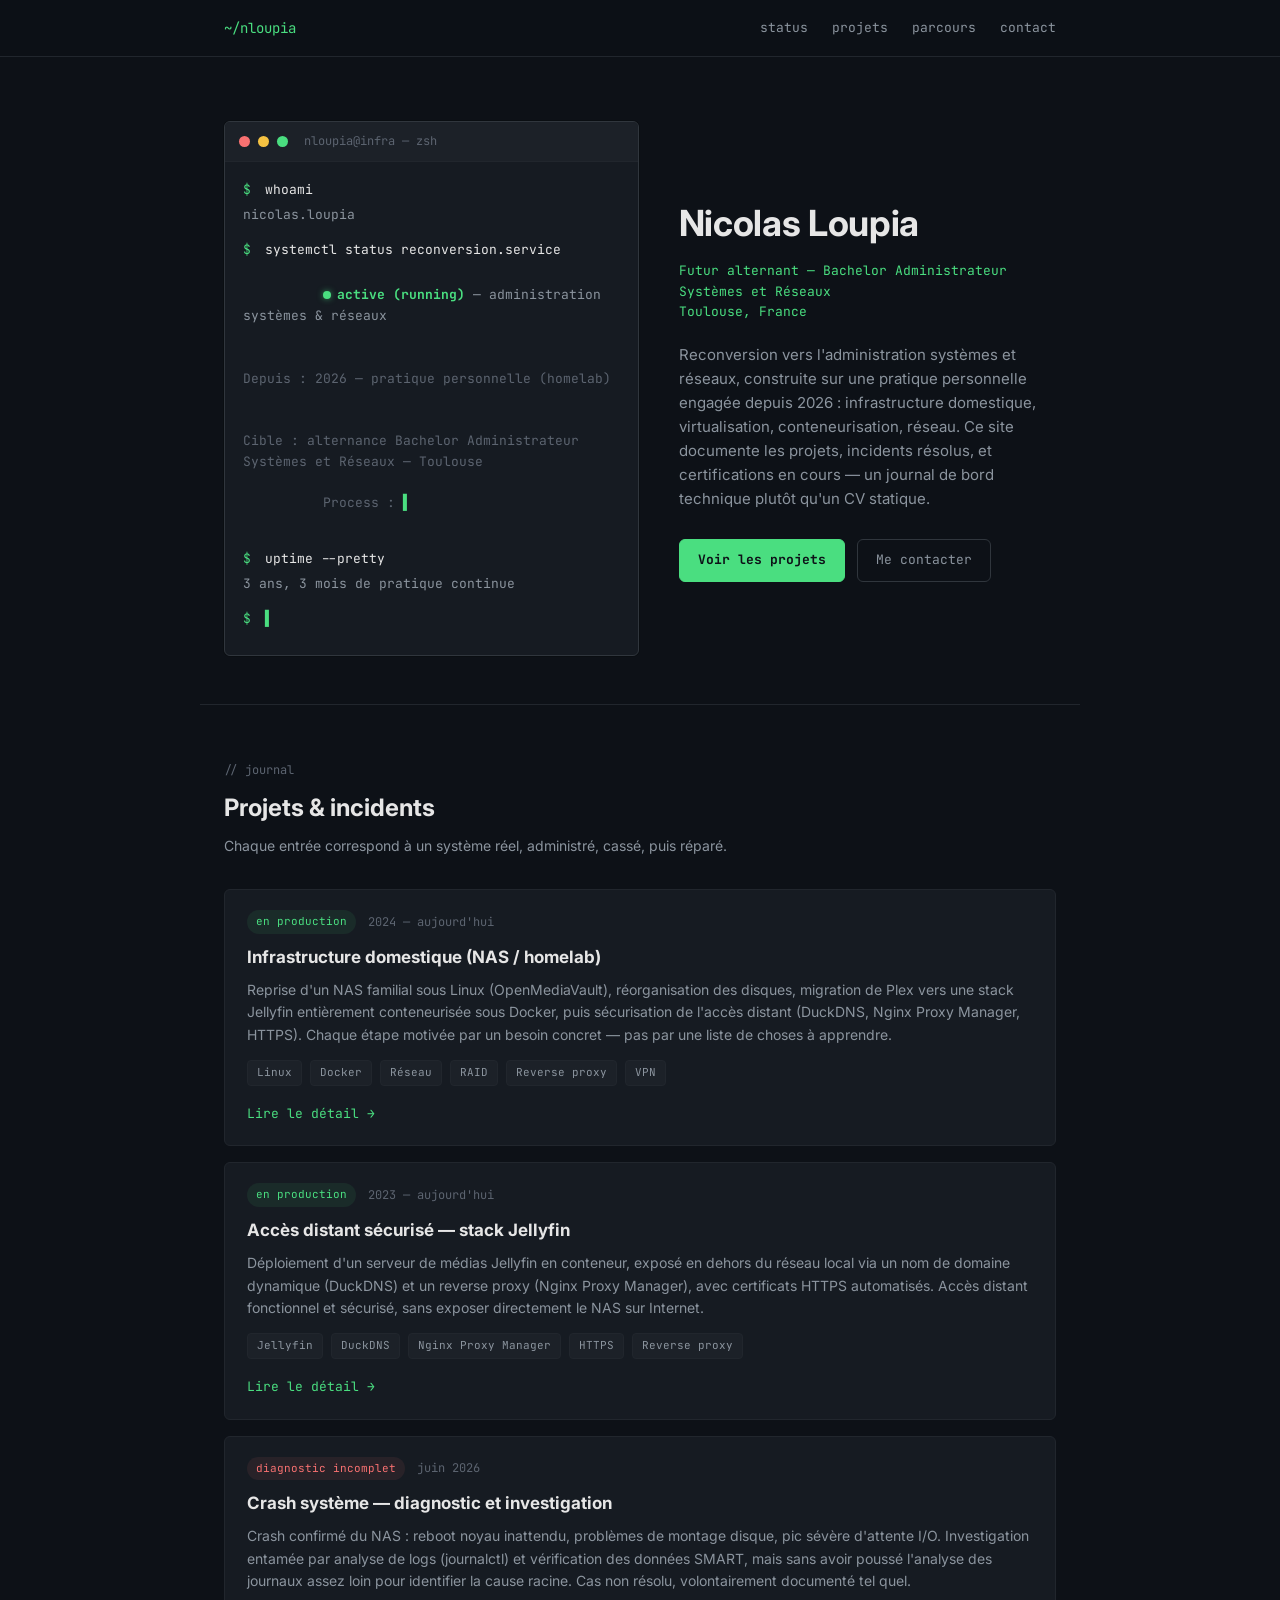
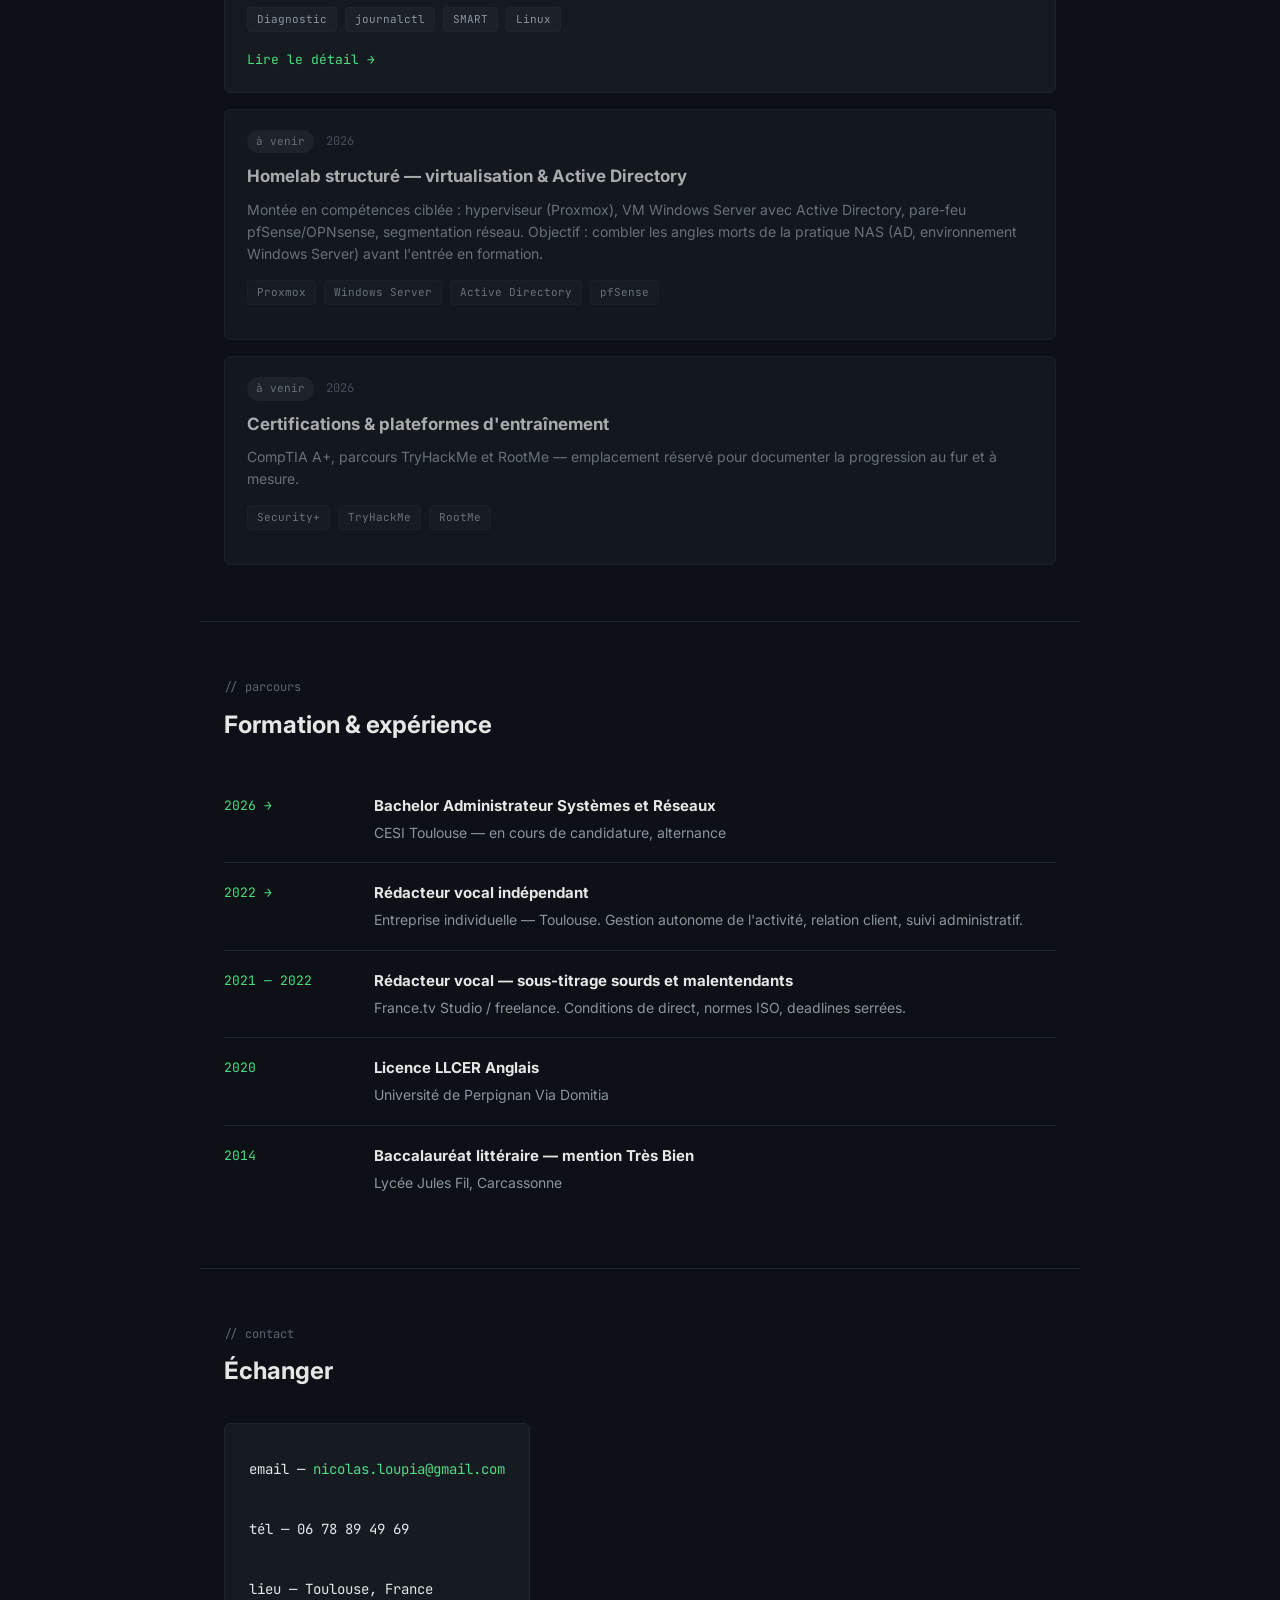
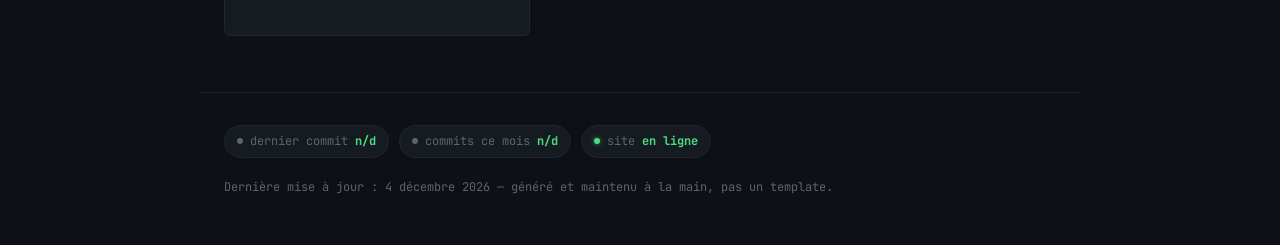
<file: index.html>
<!DOCTYPE html>
<html lang="fr">
<head>
<meta charset="UTF-8">
<meta name="viewport" content="width=device-width, initial-scale=1.0">
<title>Nicolas Loupia — Portfolio infrastructure & systèmes</title>
<meta name="description" content="Portfolio technique — projets d'infrastructure, systèmes et réseaux, en vue d'une reconversion vers l'administration systèmes et réseaux.">
<link rel="preconnect" href="https://fonts.googleapis.com">
<link rel="preconnect" href="https://fonts.gstatic.com" crossorigin>
<link href="https://fonts.googleapis.com/css2?family=JetBrains+Mono:wght@400;500;700&family=Inter:wght@400;500;600;700&display=swap" rel="stylesheet">
<link rel="stylesheet" href="style.css">
</head>
<body>

<div class="noise-overlay" aria-hidden="true"></div>

<header class="topbar">
  <div class="wrap topbar-inner">
    <span class="brand">~/nloupia</span>
    <nav class="topnav">
      <a href="#status">status</a>
      <a href="#projets">projets</a>
      <a href="#parcours">parcours</a>
      <a href="#contact">contact</a>
    </nav>
  </div>
</header>

<main>

  <!-- HERO : terminal simulé -->
  <section class="hero wrap" id="status">
    <div class="terminal" role="img" aria-label="Terminal affichant le statut du profil de Nicolas Loupia : en formation, reconversion vers l'administration systèmes et réseaux">
      <div class="term-bar">
        <span class="term-dot dot-red"></span>
        <span class="term-dot dot-amber"></span>
        <span class="term-dot dot-green"></span>
        <span class="term-title">nloupia@infra — zsh</span>
      </div>
      <div class="term-body">
        <p class="term-line"><span class="prompt">$</span> whoami</p>
        <p class="term-out">nicolas.loupia</p>
        <p class="term-line"><span class="prompt">$</span> systemctl status reconversion.service</p>
        <p class="term-out">
          <span class="dot-status dot-status-active"></span><strong>active (running)</strong> — administration systèmes &amp; réseaux<br>
          <span class="indent">Depuis : 2026 — pratique personnelle (homelab)</span><br>
          <span class="indent">Cible : alternance Bachelor Administrateur Systèmes et Réseaux — Toulouse</span><br>
          <span class="indent">Process : <span class="cursor-blink">▌</span></span>
        </p>
        <p class="term-line"><span class="prompt">$</span> uptime --pretty</p>
        <p class="term-out" id="uptime-out">chargement…</p>
        <p class="term-line"><span class="prompt">$</span> <span class="cursor-blink">▌</span></p>
      </div>
    </div>

    <div class="hero-intro">
      <h1>Nicolas Loupia</h1>
      <p class="hero-sub">Futur alternant — Bachelor Administrateur Systèmes et Réseaux<br>Toulouse, France</p>
      <p class="hero-text">
        Reconversion vers l'administration systèmes et réseaux, construite sur une pratique personnelle
        engagée depuis 2026 : infrastructure domestique, virtualisation, conteneurisation, réseau.
        Ce site documente les projets, incidents résolus, et certifications en cours — un journal de bord
        technique plutôt qu'un CV statique.
      </p>
      <div class="hero-links">
        <a href="#projets" class="btn btn-primary">Voir les projets</a>
        <a href="mailto:nicolas.loupia@gmail.com" class="btn btn-ghost">Me contacter</a>
      </div>
    </div>
  </section>

  <!-- PROJETS -->
  <section class="section wrap" id="projets">
    <div class="section-head">
      <span class="eyebrow">// journal</span>
      <h2>Projets &amp; incidents</h2>
      <p class="section-desc">Chaque entrée correspond à un système réel, administré, cassé, puis réparé.</p>
    </div>

    <div class="log-list">

      <article class="log-entry">
        <div class="log-meta">
          <span class="log-status status-prod">en production</span>
          <span class="log-date">2024 — aujourd'hui</span>
        </div>
        <h3>Infrastructure domestique (NAS / homelab)</h3>
        <p class="log-desc">
          Reprise d'un NAS familial sous Linux (OpenMediaVault), réorganisation des disques, migration
          de Plex vers une stack Jellyfin entièrement conteneurisée sous Docker, puis sécurisation
          de l'accès distant (DuckDNS, Nginx Proxy Manager, HTTPS). Chaque étape motivée par un
          besoin concret — pas par une liste de choses à apprendre.
        </p>
        <ul class="log-tags">
          <li>Linux</li><li>Docker</li><li>Réseau</li><li>RAID</li><li>Reverse proxy</li><li>VPN</li>
        </ul>
        <a href="projets/nas.html" class="log-link">Lire le détail →</a>
      </article>

      <article class="log-entry">
        <div class="log-meta">
          <span class="log-status status-prod">en production</span>
          <span class="log-date">2023 — aujourd'hui</span>
        </div>
        <h3>Accès distant sécurisé — stack Jellyfin</h3>
        <p class="log-desc">
          Déploiement d'un serveur de médias Jellyfin en conteneur, exposé en dehors du réseau local
          via un nom de domaine dynamique (DuckDNS) et un reverse proxy (Nginx Proxy Manager), avec
          certificats HTTPS automatisés. Accès distant fonctionnel et sécurisé, sans exposer directement
          le NAS sur Internet.
        </p>
        <ul class="log-tags">
          <li>Jellyfin</li><li>DuckDNS</li><li>Nginx Proxy Manager</li><li>HTTPS</li><li>Reverse proxy</li>
        </ul>
        <a href="projets/jellyfin-acces-distant.html" class="log-link">Lire le détail →</a>
      </article>

      <article class="log-entry">
        <div class="log-meta">
          <span class="log-status status-open">diagnostic incomplet</span>
          <span class="log-date">juin 2026</span>
        </div>
        <h3>Crash système — diagnostic et investigation</h3>
        <p class="log-desc">
          Crash confirmé du NAS : reboot noyau inattendu, problèmes de montage disque, pic sévère
          d'attente I/O. Investigation entamée par analyse de logs (journalctl) et vérification des
          données SMART, mais sans avoir poussé l'analyse des journaux assez loin pour identifier
          la cause racine. Cas non résolu, volontairement documenté tel quel.
        </p>
        <ul class="log-tags">
          <li>Diagnostic</li><li>journalctl</li><li>SMART</li><li>Linux</li>
        </ul>
        <a href="projets/incident-crash-nas.html" class="log-link">Lire le détail →</a>
      </article>

      <article class="log-entry log-entry-future">
        <div class="log-meta">
          <span class="log-status status-planned">à venir</span>
          <span class="log-date">2026</span>
        </div>
        <h3>Homelab structuré — virtualisation &amp; Active Directory</h3>
        <p class="log-desc">
          Montée en compétences ciblée : hyperviseur (Proxmox), VM Windows Server avec Active Directory,
          pare-feu pfSense/OPNsense, segmentation réseau. Objectif : combler les angles morts de la
          pratique NAS (AD, environnement Windows Server) avant l'entrée en formation.
        </p>
        <ul class="log-tags">
          <li>Proxmox</li><li>Windows Server</li><li>Active Directory</li><li>pfSense</li>
        </ul>
      </article>

      <article class="log-entry log-entry-future">
        <div class="log-meta">
          <span class="log-status status-planned">à venir</span>
          <span class="log-date">2026</span>
        </div>
        <h3>Certifications &amp; plateformes d'entraînement</h3>
        <p class="log-desc">
          CompTIA A+, parcours TryHackMe et RootMe — emplacement réservé pour documenter
          la progression au fur et à mesure.
        </p>
        <ul class="log-tags">
          <li>Security+</li><li>TryHackMe</li><li>RootMe</li>
        </ul>
      </article>

    </div>
  </section>

  <!-- PARCOURS -->
  <section class="section wrap" id="parcours">
    <div class="section-head">
      <span class="eyebrow">// parcours</span>
      <h2>Formation &amp; expérience</h2>
    </div>

    <div class="timeline">
      <div class="tl-item">
        <div class="tl-date">2026 →</div>
        <div class="tl-body">
          <h3>Bachelor Administrateur Systèmes et Réseaux</h3>
          <p>CESI Toulouse — en cours de candidature, alternance</p>
        </div>
      </div>
      <div class="tl-item">
        <div class="tl-date">2022 →</div>
        <div class="tl-body">
          <h3>Rédacteur vocal indépendant</h3>
          <p>Entreprise individuelle — Toulouse. Gestion autonome de l'activité, relation client, suivi administratif.</p>
        </div>
      </div>
      <div class="tl-item">
        <div class="tl-date">2021 — 2022</div>
        <div class="tl-body">
          <h3>Rédacteur vocal — sous-titrage sourds et malentendants</h3>
          <p>France.tv Studio / freelance. Conditions de direct, normes ISO, deadlines serrées.</p>
        </div>
      </div>
      <div class="tl-item">
        <div class="tl-date">2020</div>
        <div class="tl-body">
          <h3>Licence LLCER Anglais</h3>
          <p>Université de Perpignan Via Domitia</p>
        </div>
      </div>
      <div class="tl-item">
        <div class="tl-date">2014</div>
        <div class="tl-body">
          <h3>Baccalauréat littéraire — mention Très Bien</h3>
          <p>Lycée Jules Fil, Carcassonne</p>
        </div>
      </div>
    </div>
  </section>

  <!-- CONTACT -->
  <section class="section wrap" id="contact">
    <div class="section-head">
      <span class="eyebrow">// contact</span>
      <h2>Échanger</h2>
    </div>
    <div class="contact-card">
      <p>email — <a href="mailto:nicolas.loupia@gmail.com">nicolas.loupia@gmail.com</a></p>
      <p>tél — 06 78 89 49 69</p>
      <p>lieu — Toulouse, France</p>
    </div>
  </section>

</main>

<footer class="footer wrap">
  <div class="repo-badges" id="repo-badges" aria-label="Activité du dépôt GitHub">
    <a href="https://github.com/cptneron/cptneron.github.io" class="repo-badge" target="_blank" rel="noopener">
      <span class="repo-badge-dot"></span>
      <span class="repo-badge-label">dernier commit</span>
      <span class="repo-badge-value" id="badge-last-commit">…</span>
    </a>
    <a href="https://github.com/cptneron/cptneron.github.io/commits/main" class="repo-badge" target="_blank" rel="noopener">
      <span class="repo-badge-dot"></span>
      <span class="repo-badge-label">commits ce mois</span>
      <span class="repo-badge-value" id="badge-commit-count">…</span>
    </a>
    <a href="https://github.com/cptneron/cptneron.github.io/deployments" class="repo-badge" target="_blank" rel="noopener">
      <span class="repo-badge-dot repo-badge-dot-live"></span>
      <span class="repo-badge-label">site</span>
      <span class="repo-badge-value">en ligne</span>
    </a>
  </div>
  <p>Dernière mise à jour : <span id="last-updated"></span> — généré et maintenu à la main, pas un template.</p>
</footer>

<script src="script.js"></script>
</body>
</html>
</file>
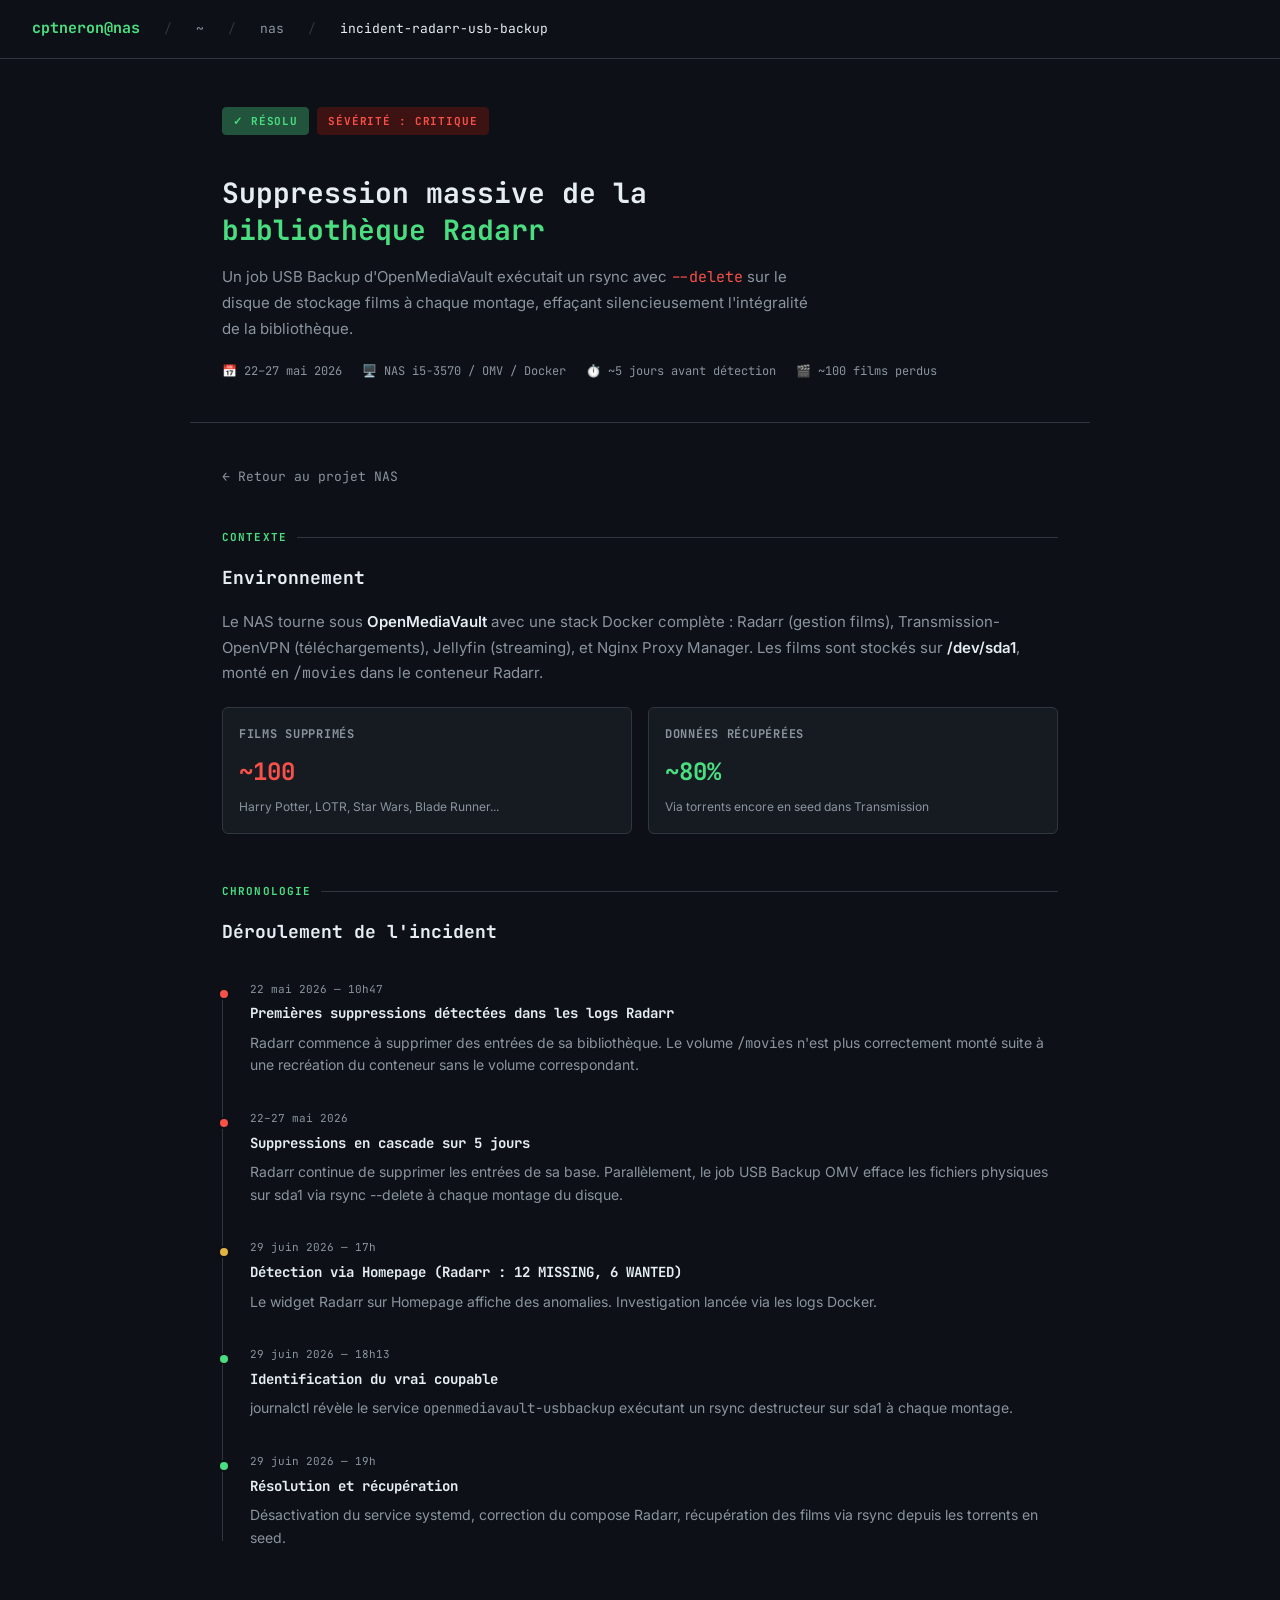
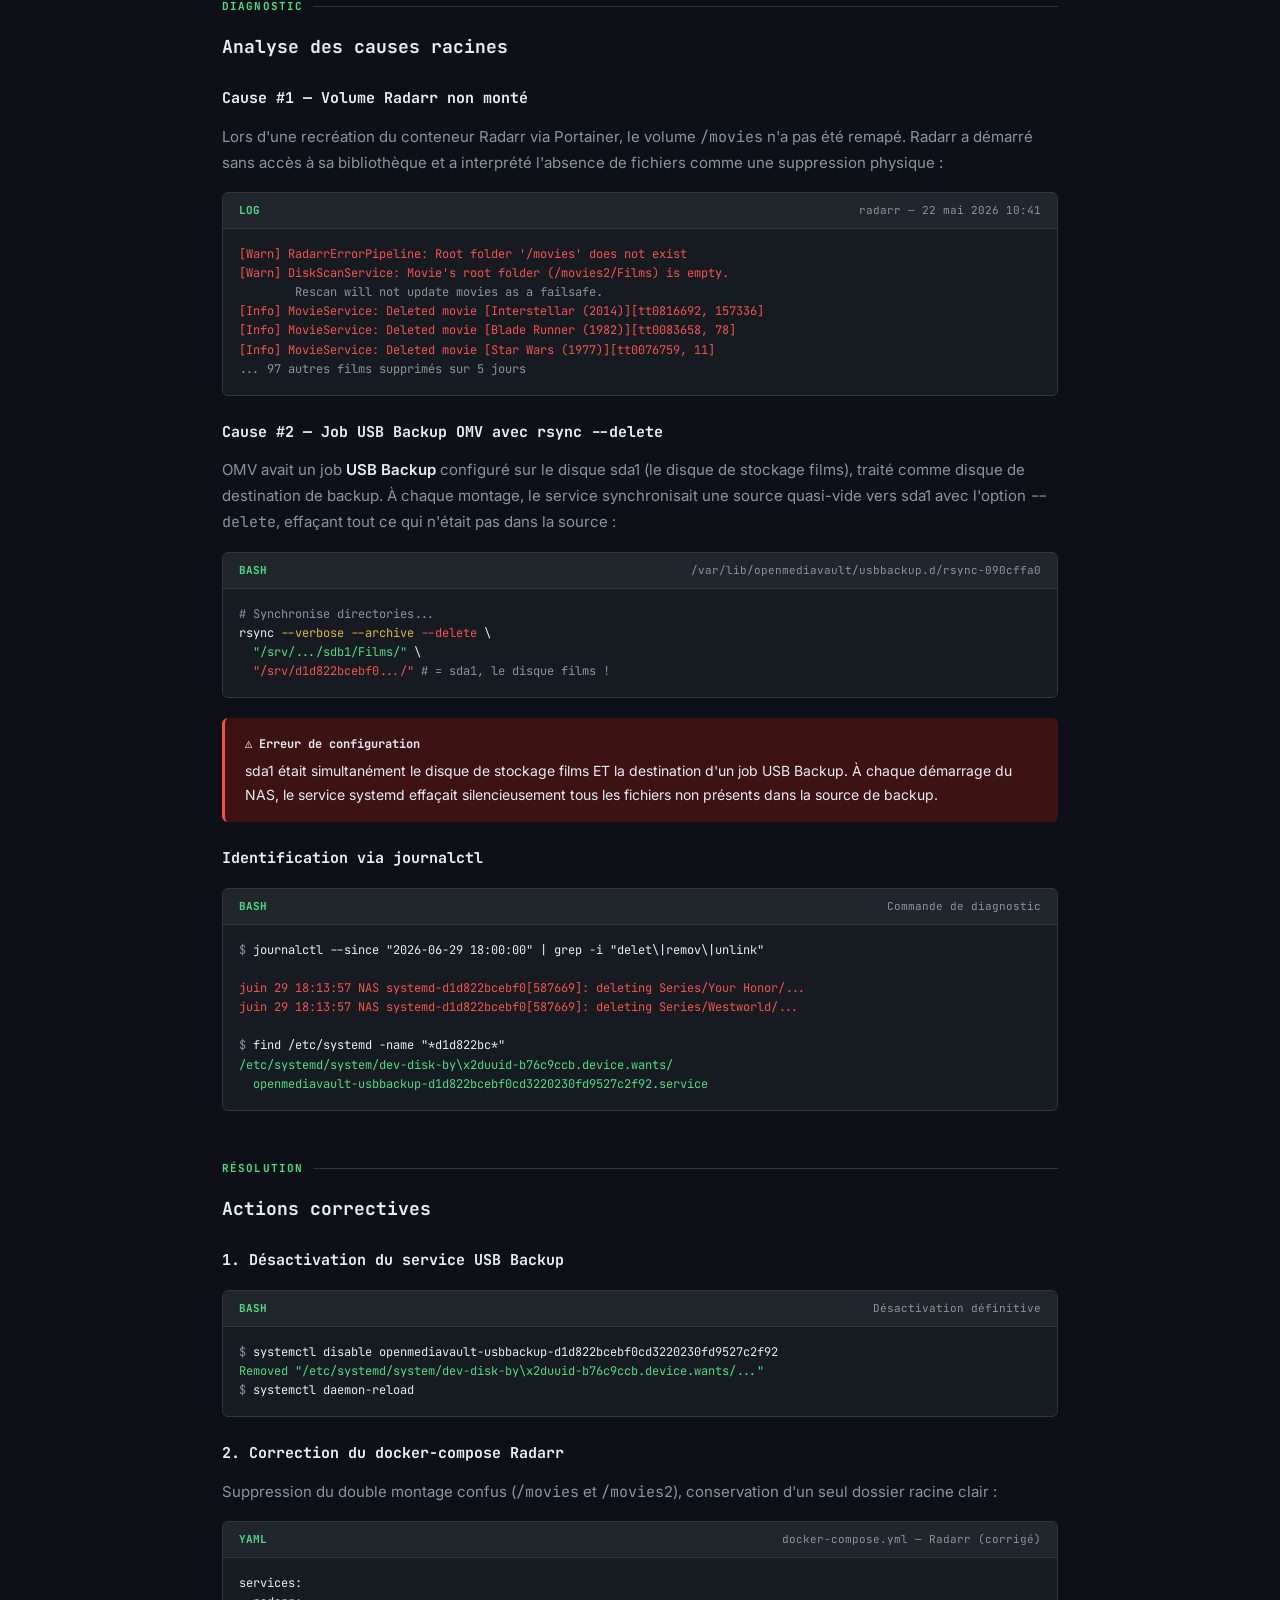
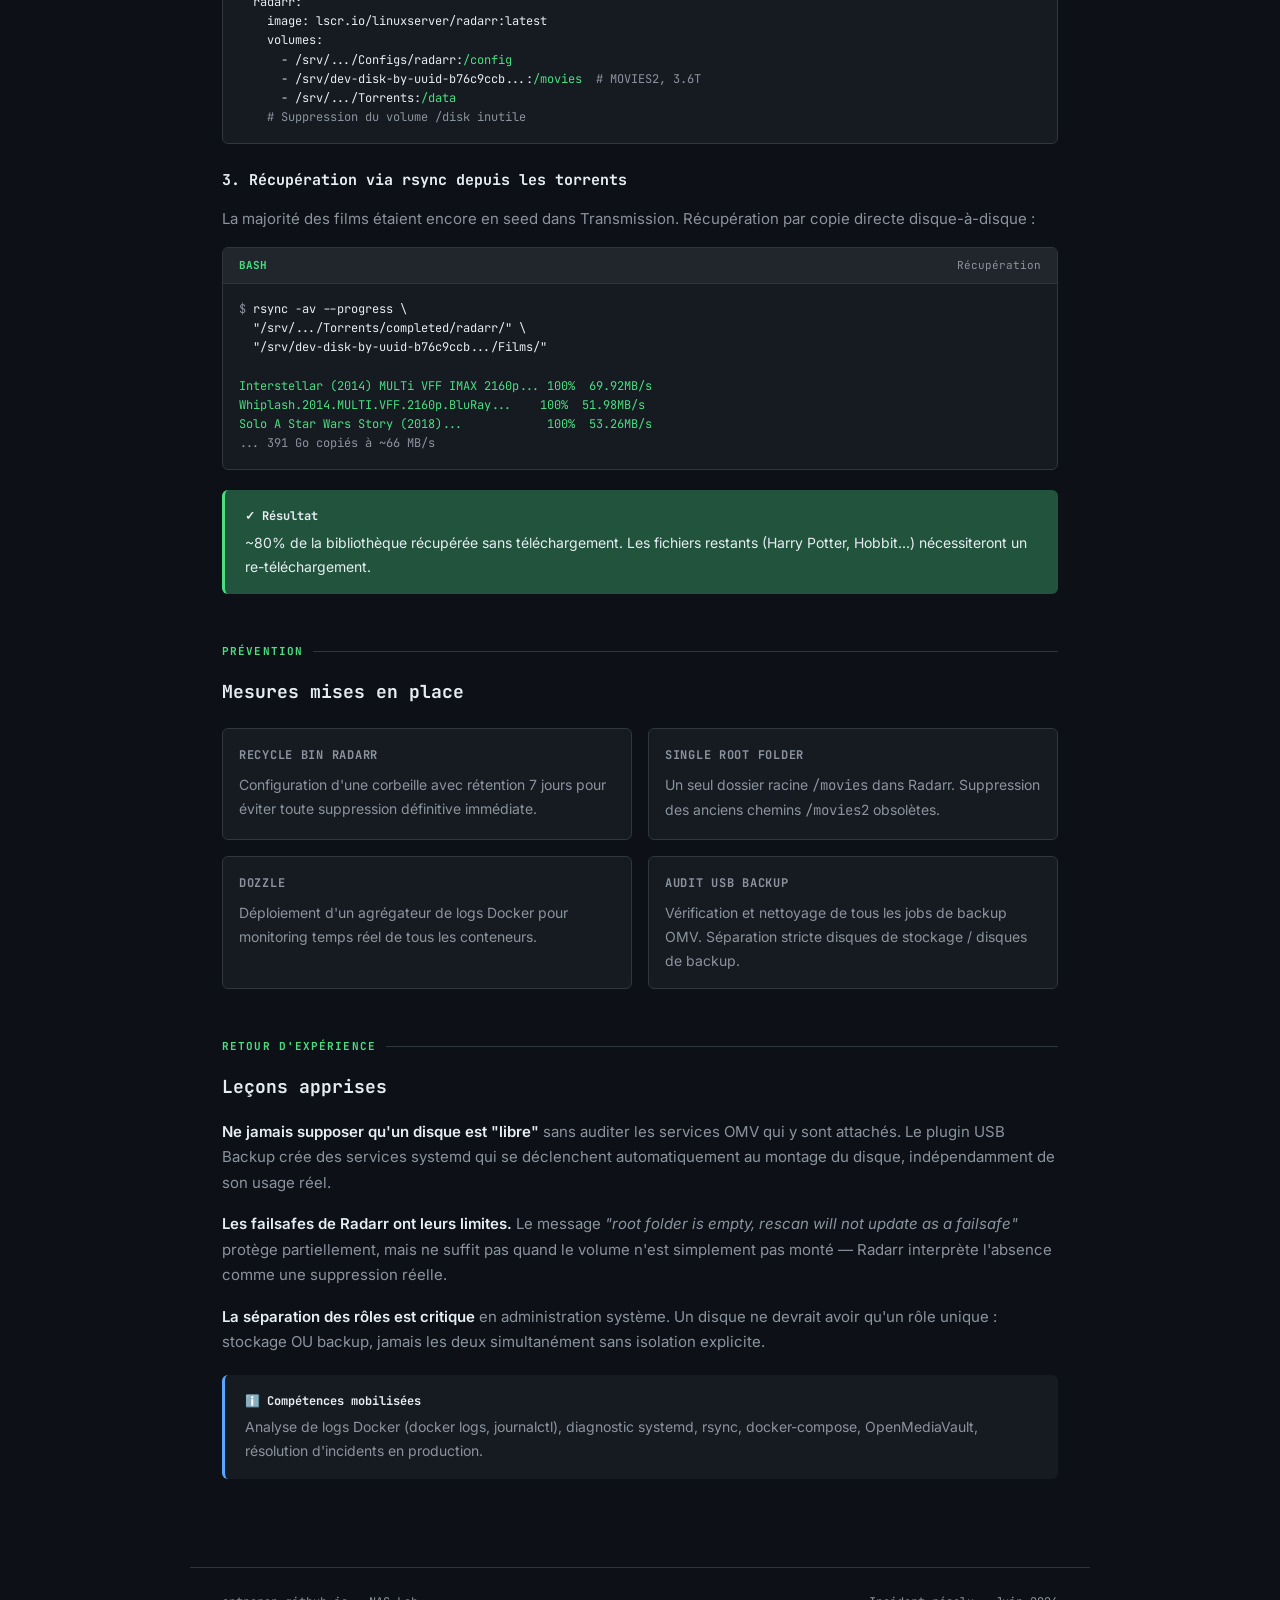
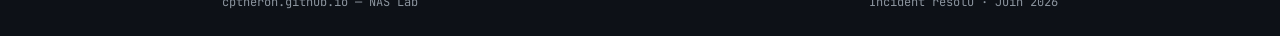
<file: projets/incident-radarr-usb-backup.html>
<!DOCTYPE html>
<html lang="fr">
<head>
  <meta charset="UTF-8">
  <meta name="viewport" content="width=device-width, initial-scale=1.0">
  <title>Incident — Suppression Bibliothèque Radarr | cptneron</title>
  <link rel="preconnect" href="https://fonts.googleapis.com">
  <link href="https://fonts.googleapis.com/css2?family=JetBrains+Mono:wght@400;500;700&family=Inter:wght@400;500;600&display=swap" rel="stylesheet">
  <style>
    :root {
      --bg: #0D1117;
      --bg-secondary: #161B22;
      --bg-tertiary: #21262D;
      --green: #4ADE80;
      --green-dim: #22543D;
      --red: #F85149;
      --red-dim: #3D1212;
      --yellow: #E3B341;
      --yellow-dim: #3D2E12;
      --blue: #58A6FF;
      --text: #E6EDF3;
      --text-muted: #8B949E;
      --border: #30363D;
      --font-mono: 'JetBrains Mono', monospace;
      --font-sans: 'Inter', sans-serif;
    }

    * { margin: 0; padding: 0; box-sizing: border-box; }

    body {
      background: var(--bg);
      color: var(--text);
      font-family: var(--font-sans);
      font-size: 15px;
      line-height: 1.7;
    }

    a { color: var(--green); text-decoration: none; }
    a:hover { text-decoration: underline; }

    /* NAV */
    nav {
      border-bottom: 1px solid var(--border);
      padding: 16px 32px;
      display: flex;
      align-items: center;
      gap: 24px;
      font-family: var(--font-mono);
      font-size: 13px;
    }
    nav .logo { color: var(--green); font-weight: 700; font-size: 15px; }
    nav .sep { color: var(--border); }
    nav a { color: var(--text-muted); }
    nav a:hover { color: var(--text); text-decoration: none; }

    /* HERO */
    .hero {
      border-bottom: 1px solid var(--border);
      padding: 48px 32px 40px;
      max-width: 900px;
      margin: 0 auto;
    }

    .badge {
      display: inline-flex;
      align-items: center;
      gap: 6px;
      font-family: var(--font-mono);
      font-size: 11px;
      font-weight: 700;
      letter-spacing: 0.08em;
      text-transform: uppercase;
      padding: 4px 10px;
      border-radius: 4px;
      margin-bottom: 20px;
    }
    .badge.resolved { background: var(--green-dim); color: var(--green); border: 1px solid var(--green-dim); }
    .badge.critical { background: var(--red-dim); color: var(--red); border: 1px solid var(--red-dim); }
    .badge.warning { background: var(--yellow-dim); color: var(--yellow); border: 1px solid var(--yellow-dim); }

    .hero h1 {
      font-family: var(--font-mono);
      font-size: 28px;
      font-weight: 700;
      color: var(--text);
      line-height: 1.3;
      margin-bottom: 12px;
    }

    .hero h1 span { color: var(--green); }

    .meta {
      display: flex;
      flex-wrap: wrap;
      gap: 20px;
      margin-top: 20px;
      font-family: var(--font-mono);
      font-size: 12px;
      color: var(--text-muted);
    }
    .meta span { display: flex; align-items: center; gap: 6px; }

    /* CONTENT */
    .content {
      max-width: 900px;
      margin: 0 auto;
      padding: 40px 32px;
    }

    /* TIMELINE */
    .timeline {
      position: relative;
      padding-left: 28px;
      margin: 32px 0;
    }
    .timeline::before {
      content: '';
      position: absolute;
      left: 0;
      top: 8px;
      bottom: 8px;
      width: 1px;
      background: var(--border);
    }
    .timeline-item {
      position: relative;
      margin-bottom: 32px;
    }
    .timeline-item::before {
      content: '';
      position: absolute;
      left: -32px;
      top: 8px;
      width: 8px;
      height: 8px;
      border-radius: 50%;
      background: var(--green);
      border: 2px solid var(--bg);
    }
    .timeline-item.error::before { background: var(--red); }
    .timeline-item.warning::before { background: var(--yellow); }

    .timeline-time {
      font-family: var(--font-mono);
      font-size: 11px;
      color: var(--text-muted);
      margin-bottom: 4px;
    }
    .timeline-title {
      font-family: var(--font-mono);
      font-size: 14px;
      font-weight: 700;
      color: var(--text);
      margin-bottom: 6px;
    }
    .timeline-desc {
      font-size: 14px;
      color: var(--text-muted);
      line-height: 1.6;
    }

    /* SECTIONS */
    .section { margin-bottom: 48px; }
    .section-label {
      font-family: var(--font-mono);
      font-size: 11px;
      font-weight: 700;
      letter-spacing: 0.1em;
      text-transform: uppercase;
      color: var(--green);
      margin-bottom: 16px;
      display: flex;
      align-items: center;
      gap: 10px;
    }
    .section-label::after {
      content: '';
      flex: 1;
      height: 1px;
      background: var(--border);
    }

    h2 {
      font-family: var(--font-mono);
      font-size: 18px;
      font-weight: 700;
      color: var(--text);
      margin-bottom: 16px;
    }

    p { color: var(--text-muted); margin-bottom: 16px; line-height: 1.7; }
    p strong { color: var(--text); font-weight: 600; }

    /* CODE BLOCKS */
    .code-block {
      background: var(--bg-secondary);
      border: 1px solid var(--border);
      border-radius: 6px;
      margin: 16px 0;
      overflow: hidden;
    }
    .code-header {
      display: flex;
      align-items: center;
      justify-content: space-between;
      padding: 8px 16px;
      border-bottom: 1px solid var(--border);
      font-family: var(--font-mono);
      font-size: 11px;
      color: var(--text-muted);
      background: var(--bg-tertiary);
    }
    .code-header .lang { color: var(--green); font-weight: 700; }
    pre {
      padding: 16px;
      font-family: var(--font-mono);
      font-size: 12px;
      line-height: 1.6;
      overflow-x: auto;
      color: var(--text);
    }
    .hl-red { color: var(--red); }
    .hl-green { color: var(--green); }
    .hl-yellow { color: var(--yellow); }
    .hl-blue { color: var(--blue); }
    .hl-muted { color: var(--text-muted); }

    /* CALLOUTS */
    .callout {
      border-radius: 6px;
      padding: 16px 20px;
      margin: 20px 0;
      border-left: 3px solid;
      font-size: 14px;
    }
    .callout.danger { background: var(--red-dim); border-color: var(--red); color: var(--text); }
    .callout.success { background: var(--green-dim); border-color: var(--green); color: var(--text); }
    .callout.info { background: var(--bg-secondary); border-color: var(--blue); color: var(--text-muted); }
    .callout strong { color: var(--text); display: block; margin-bottom: 4px; font-family: var(--font-mono); font-size: 12px; font-weight: 700; }

    /* GRID */
    .grid-2 {
      display: grid;
      grid-template-columns: 1fr 1fr;
      gap: 16px;
      margin: 20px 0;
    }
    @media (max-width: 640px) { .grid-2 { grid-template-columns: 1fr; } }

    .card {
      background: var(--bg-secondary);
      border: 1px solid var(--border);
      border-radius: 6px;
      padding: 16px;
    }
    .card-title {
      font-family: var(--font-mono);
      font-size: 12px;
      font-weight: 700;
      color: var(--text-muted);
      margin-bottom: 8px;
      text-transform: uppercase;
      letter-spacing: 0.06em;
    }
    .card-value {
      font-family: var(--font-mono);
      font-size: 24px;
      font-weight: 700;
      color: var(--red);
    }
    .card-value.green { color: var(--green); }
    .card-sub {
      font-size: 12px;
      color: var(--text-muted);
      margin-top: 4px;
    }

    /* BACK */
    .back-link {
      display: inline-flex;
      align-items: center;
      gap: 8px;
      font-family: var(--font-mono);
      font-size: 13px;
      color: var(--text-muted);
      margin-bottom: 40px;
    }
    .back-link:hover { color: var(--green); text-decoration: none; }

    /* FOOTER */
    footer {
      border-top: 1px solid var(--border);
      padding: 24px 32px;
      max-width: 900px;
      margin: 0 auto;
      font-family: var(--font-mono);
      font-size: 12px;
      color: var(--text-muted);
      display: flex;
      justify-content: space-between;
      align-items: center;
    }
  </style>
</head>
<body>

<nav>
  <span class="logo">cptneron@nas</span>
  <span class="sep">/</span>
  <a href="/index.html">~</a>
  <span class="sep">/</span>
  <a href="/projets/nas.html">nas</a>
  <span class="sep">/</span>
  <span style="color: var(--text)">incident-radarr-usb-backup</span>
</nav>

<div class="hero">
  <div style="display:flex; gap:8px; flex-wrap:wrap; margin-bottom:20px;">
    <span class="badge resolved">✓ Résolu</span>
    <span class="badge critical">Sévérité : Critique</span>
  </div>
  <h1>Suppression massive de la<br><span>bibliothèque Radarr</span></h1>
  <p style="color: var(--text-muted); margin-top: 16px; max-width: 600px;">
    Un job USB Backup d'OpenMediaVault exécutait un rsync avec <code style="font-family:var(--font-mono); color:var(--red)">--delete</code> sur le disque de stockage films à chaque montage, effaçant silencieusement l'intégralité de la bibliothèque.
  </p>
  <div class="meta">
    <span>📅 22–27 mai 2026</span>
    <span>🖥️ NAS i5-3570 / OMV / Docker</span>
    <span>⏱️ ~5 jours avant détection</span>
    <span>🎬 ~100 films perdus</span>
  </div>
</div>

<div class="content">

  <a href="/projets/nas.html" class="back-link">← Retour au projet NAS</a>

  <div class="section">
    <div class="section-label">Contexte</div>
    <h2>Environnement</h2>
    <p>Le NAS tourne sous <strong>OpenMediaVault</strong> avec une stack Docker complète : Radarr (gestion films), Transmission-OpenVPN (téléchargements), Jellyfin (streaming), et Nginx Proxy Manager. Les films sont stockés sur <strong>/dev/sda1</strong>, monté en <code style="font-family:var(--font-mono)">/movies</code> dans le conteneur Radarr.</p>

    <div class="grid-2">
      <div class="card">
        <div class="card-title">Films supprimés</div>
        <div class="card-value">~100</div>
        <div class="card-sub">Harry Potter, LOTR, Star Wars, Blade Runner...</div>
      </div>
      <div class="card">
        <div class="card-title">Données récupérées</div>
        <div class="card-value green">~80%</div>
        <div class="card-sub">Via torrents encore en seed dans Transmission</div>
      </div>
    </div>
  </div>

  <div class="section">
    <div class="section-label">Chronologie</div>
    <h2>Déroulement de l'incident</h2>

    <div class="timeline">
      <div class="timeline-item error">
        <div class="timeline-time">22 mai 2026 — 10h47</div>
        <div class="timeline-title">Premières suppressions détectées dans les logs Radarr</div>
        <div class="timeline-desc">Radarr commence à supprimer des entrées de sa bibliothèque. Le volume <code style="font-family:var(--font-mono)">/movies</code> n'est plus correctement monté suite à une recréation du conteneur sans le volume correspondant.</div>
      </div>
      <div class="timeline-item error">
        <div class="timeline-time">22–27 mai 2026</div>
        <div class="timeline-title">Suppressions en cascade sur 5 jours</div>
        <div class="timeline-desc">Radarr continue de supprimer les entrées de sa base. Parallèlement, le job USB Backup OMV efface les fichiers physiques sur sda1 via rsync --delete à chaque montage du disque.</div>
      </div>
      <div class="timeline-item warning">
        <div class="timeline-time">29 juin 2026 — 17h</div>
        <div class="timeline-title">Détection via Homepage (Radarr : 12 MISSING, 6 WANTED)</div>
        <div class="timeline-desc">Le widget Radarr sur Homepage affiche des anomalies. Investigation lancée via les logs Docker.</div>
      </div>
      <div class="timeline-item">
        <div class="timeline-time">29 juin 2026 — 18h13</div>
        <div class="timeline-title">Identification du vrai coupable</div>
        <div class="timeline-desc">journalctl révèle le service <code style="font-family:var(--font-mono)">openmediavault-usbbackup</code> exécutant un rsync destructeur sur sda1 à chaque montage.</div>
      </div>
      <div class="timeline-item">
        <div class="timeline-time">29 juin 2026 — 19h</div>
        <div class="timeline-title">Résolution et récupération</div>
        <div class="timeline-desc">Désactivation du service systemd, correction du compose Radarr, récupération des films via rsync depuis les torrents en seed.</div>
      </div>
    </div>
  </div>

  <div class="section">
    <div class="section-label">Diagnostic</div>
    <h2>Analyse des causes racines</h2>

    <h2 style="font-size:15px; margin-top:24px; margin-bottom:12px;">Cause #1 — Volume Radarr non monté</h2>
    <p>Lors d'une recréation du conteneur Radarr via Portainer, le volume <code style="font-family:var(--font-mono)">/movies</code> n'a pas été remapé. Radarr a démarré sans accès à sa bibliothèque et a interprété l'absence de fichiers comme une suppression physique :</p>

    <div class="code-block">
      <div class="code-header"><span class="lang">LOG</span><span>radarr — 22 mai 2026 10:41</span></div>
      <pre><span class="hl-red">[Warn] RadarrErrorPipeline: Root folder '/movies' does not exist</span>
<span class="hl-red">[Warn] DiskScanService: Movie's root folder (/movies2/Films) is empty.</span>
<span class="hl-muted">        Rescan will not update movies as a failsafe.</span>
<span class="hl-red">[Info] MovieService: Deleted movie [Interstellar (2014)][tt0816692, 157336]</span>
<span class="hl-red">[Info] MovieService: Deleted movie [Blade Runner (1982)][tt0083658, 78]</span>
<span class="hl-red">[Info] MovieService: Deleted movie [Star Wars (1977)][tt0076759, 11]</span>
<span class="hl-muted">... 97 autres films supprimés sur 5 jours</span></pre>
    </div>

    <h2 style="font-size:15px; margin-top:24px; margin-bottom:12px;">Cause #2 — Job USB Backup OMV avec rsync --delete</h2>
    <p>OMV avait un job <strong>USB Backup</strong> configuré sur le disque sda1 (le disque de stockage films), traité comme disque de destination de backup. À chaque montage, le service synchronisait une source quasi-vide vers sda1 avec l'option <code style="font-family:var(--font-mono)">--delete</code>, effaçant tout ce qui n'était pas dans la source :</p>

    <div class="code-block">
      <div class="code-header"><span class="lang">BASH</span><span>/var/lib/openmediavault/usbbackup.d/rsync-090cffa0</span></div>
      <pre><span class="hl-muted"># Synchronise directories...</span>
rsync <span class="hl-yellow">--verbose</span> <span class="hl-yellow">--archive</span> <span class="hl-red">--delete</span> \
  <span class="hl-green">"/srv/.../sdb1/Films/"</span> \
  <span class="hl-red">"/srv/d1d822bcebf0.../"</span> <span class="hl-muted"># = sda1, le disque films !</span></pre>
    </div>

    <div class="callout danger">
      <strong>⚠️ Erreur de configuration</strong>
      sda1 était simultanément le disque de stockage films ET la destination d'un job USB Backup. À chaque démarrage du NAS, le service systemd effaçait silencieusement tous les fichiers non présents dans la source de backup.
    </div>

    <h2 style="font-size:15px; margin-top:24px; margin-bottom:12px;">Identification via journalctl</h2>
    <div class="code-block">
      <div class="code-header"><span class="lang">BASH</span><span>Commande de diagnostic</span></div>
      <pre><span class="hl-muted">$ </span>journalctl --since "2026-06-29 18:00:00" | grep -i "delet\|remov\|unlink"

<span class="hl-red">juin 29 18:13:57 NAS systemd-d1d822bcebf0[587669]: deleting Series/Your Honor/...</span>
<span class="hl-red">juin 29 18:13:57 NAS systemd-d1d822bcebf0[587669]: deleting Series/Westworld/...</span>

<span class="hl-muted">$ </span>find /etc/systemd -name "*d1d822bc*"
<span class="hl-green">/etc/systemd/system/dev-disk-by\x2duuid-b76c9ccb.device.wants/</span>
<span class="hl-green">  openmediavault-usbbackup-d1d822bcebf0cd3220230fd9527c2f92.service</span></pre>
    </div>
  </div>

  <div class="section">
    <div class="section-label">Résolution</div>
    <h2>Actions correctives</h2>

    <h2 style="font-size:15px; margin-top:24px; margin-bottom:12px;">1. Désactivation du service USB Backup</h2>
    <div class="code-block">
      <div class="code-header"><span class="lang">BASH</span><span>Désactivation définitive</span></div>
      <pre><span class="hl-muted">$ </span>systemctl disable openmediavault-usbbackup-d1d822bcebf0cd3220230fd9527c2f92
<span class="hl-green">Removed "/etc/systemd/system/dev-disk-by\x2duuid-b76c9ccb.device.wants/..."</span>
<span class="hl-muted">$ </span>systemctl daemon-reload</pre>
    </div>

    <h2 style="font-size:15px; margin-top:24px; margin-bottom:12px;">2. Correction du docker-compose Radarr</h2>
    <p>Suppression du double montage confus (<code style="font-family:var(--font-mono)">/movies</code> et <code style="font-family:var(--font-mono)">/movies2</code>), conservation d'un seul dossier racine clair :</p>
    <div class="code-block">
      <div class="code-header"><span class="lang">YAML</span><span>docker-compose.yml — Radarr (corrigé)</span></div>
      <pre>services:
  radarr:
    image: lscr.io/linuxserver/radarr:latest
    volumes:
      - /srv/.../Configs/radarr:<span class="hl-green">/config</span>
      - /srv/dev-disk-by-uuid-b76c9ccb...:<span class="hl-green">/movies</span>  <span class="hl-muted"># MOVIES2, 3.6T</span>
      - /srv/.../Torrents:<span class="hl-green">/data</span>
    <span class="hl-muted"># Suppression du volume /disk inutile</span></pre>
    </div>

    <h2 style="font-size:15px; margin-top:24px; margin-bottom:12px;">3. Récupération via rsync depuis les torrents</h2>
    <p>La majorité des films étaient encore en seed dans Transmission. Récupération par copie directe disque-à-disque :</p>
    <div class="code-block">
      <div class="code-header"><span class="lang">BASH</span><span>Récupération</span></div>
      <pre><span class="hl-muted">$ </span>rsync -av --progress \
  "/srv/.../Torrents/completed/radarr/" \
  "/srv/dev-disk-by-uuid-b76c9ccb.../Films/"

<span class="hl-green">Interstellar (2014) MULTi VFF IMAX 2160p... 100%  69.92MB/s</span>
<span class="hl-green">Whiplash.2014.MULTI.VFF.2160p.BluRay...    100%  51.98MB/s</span>
<span class="hl-green">Solo A Star Wars Story (2018)...            100%  53.26MB/s</span>
<span class="hl-muted">... 391 Go copiés à ~66 MB/s</span></pre>
    </div>

    <div class="callout success">
      <strong>✓ Résultat</strong>
      ~80% de la bibliothèque récupérée sans téléchargement. Les fichiers restants (Harry Potter, Hobbit...) nécessiteront un re-téléchargement.
    </div>
  </div>

  <div class="section">
    <div class="section-label">Prévention</div>
    <h2>Mesures mises en place</h2>

    <div class="grid-2">
      <div class="card">
        <div class="card-title">Recycle Bin Radarr</div>
        <div class="card-sub" style="margin-top:8px; font-size:14px;">Configuration d'une corbeille avec rétention 7 jours pour éviter toute suppression définitive immédiate.</div>
      </div>
      <div class="card">
        <div class="card-title">Single Root Folder</div>
        <div class="card-sub" style="margin-top:8px; font-size:14px;">Un seul dossier racine <code style="font-family:var(--font-mono)">/movies</code> dans Radarr. Suppression des anciens chemins <code style="font-family:var(--font-mono)">/movies2</code> obsolètes.</div>
      </div>
      <div class="card">
        <div class="card-title">Dozzle</div>
        <div class="card-sub" style="margin-top:8px; font-size:14px;">Déploiement d'un agrégateur de logs Docker pour monitoring temps réel de tous les conteneurs.</div>
      </div>
      <div class="card">
        <div class="card-title">Audit USB Backup</div>
        <div class="card-sub" style="margin-top:8px; font-size:14px;">Vérification et nettoyage de tous les jobs de backup OMV. Séparation stricte disques de stockage / disques de backup.</div>
      </div>
    </div>
  </div>

  <div class="section">
    <div class="section-label">Retour d'expérience</div>
    <h2>Leçons apprises</h2>

    <p><strong>Ne jamais supposer qu'un disque est "libre"</strong> sans auditer les services OMV qui y sont attachés. Le plugin USB Backup crée des services systemd qui se déclenchent automatiquement au montage du disque, indépendamment de son usage réel.</p>

    <p><strong>Les failsafes de Radarr ont leurs limites.</strong> Le message <em>"root folder is empty, rescan will not update as a failsafe"</em> protège partiellement, mais ne suffit pas quand le volume n'est simplement pas monté — Radarr interprète l'absence comme une suppression réelle.</p>

    <p><strong>La séparation des rôles est critique</strong> en administration système. Un disque ne devrait avoir qu'un rôle unique : stockage OU backup, jamais les deux simultanément sans isolation explicite.</p>

    <div class="callout info">
      <strong>ℹ️ Compétences mobilisées</strong>
      Analyse de logs Docker (docker logs, journalctl), diagnostic systemd, rsync, docker-compose, OpenMediaVault, résolution d'incidents en production.
    </div>
  </div>

</div>

<footer>
  <span>cptneron.github.io — NAS Lab</span>
  <span>Incident résolu · Juin 2026</span>
</footer>

</body>
</html>
</file>
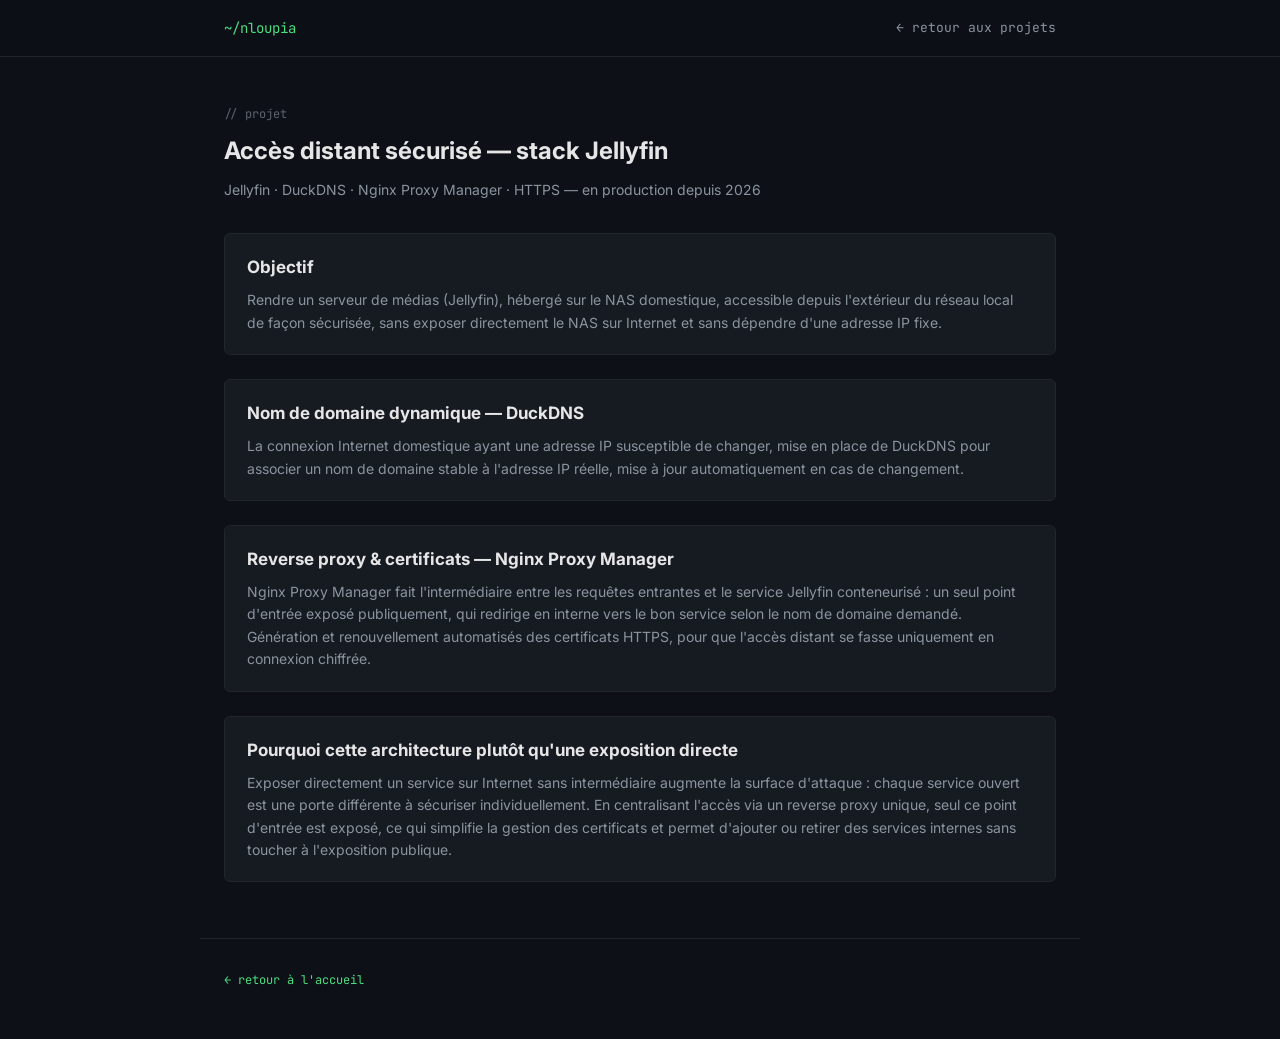
<file: projets/jellyfin-acces-distant.html>
<!DOCTYPE html>
<html lang="fr">
<head>
<meta charset="UTF-8">
<meta name="viewport" content="width=device-width, initial-scale=1.0">
<title>Accès distant sécurisé — stack Jellyfin — Nicolas Loupia</title>
<link rel="preconnect" href="https://fonts.googleapis.com">
<link rel="preconnect" href="https://fonts.gstatic.com" crossorigin>
<link href="https://fonts.googleapis.com/css2?family=JetBrains+Mono:wght@400;500;700&family=Inter:wght@400;500;600;700&display=swap" rel="stylesheet">
<link rel="stylesheet" href="../style.css">
</head>
<body>

<header class="topbar">
  <div class="wrap topbar-inner">
    <span class="brand">~/nloupia</span>
    <nav class="topnav">
      <a href="../index.html#projets">← retour aux projets</a>
    </nav>
  </div>
</header>

<main>
  <section class="section wrap" style="border-top:none; padding-top:48px;">
    <div class="section-head">
      <span class="eyebrow">// projet</span>
      <h2>Accès distant sécurisé — stack Jellyfin</h2>
      <p class="section-desc">Jellyfin · DuckDNS · Nginx Proxy Manager · HTTPS — en production depuis 2026</p>
    </div>

    <div class="log-entry" style="margin-bottom: 24px;">
      <h3>Objectif</h3>
      <p class="log-desc" style="margin-bottom:0;">
        Rendre un serveur de médias (Jellyfin), hébergé sur le NAS domestique, accessible depuis
        l'extérieur du réseau local de façon sécurisée, sans exposer directement le NAS sur Internet
        et sans dépendre d'une adresse IP fixe.
      </p>
    </div>

    <div class="log-entry" style="margin-bottom: 24px;">
      <h3>Nom de domaine dynamique — DuckDNS</h3>
      <p class="log-desc" style="margin-bottom:0;">
        La connexion Internet domestique ayant une adresse IP susceptible de changer, mise en place
        de DuckDNS pour associer un nom de domaine stable à l'adresse IP réelle, mise à jour
        automatiquement en cas de changement.
      </p>
    </div>

    <div class="log-entry" style="margin-bottom: 24px;">
      <h3>Reverse proxy &amp; certificats — Nginx Proxy Manager</h3>
      <p class="log-desc" style="margin-bottom:0;">
        Nginx Proxy Manager fait l'intermédiaire entre les requêtes entrantes et le service Jellyfin
        conteneurisé : un seul point d'entrée exposé publiquement, qui redirige en interne vers le bon
        service selon le nom de domaine demandé. Génération et renouvellement automatisés des
        certificats HTTPS, pour que l'accès distant se fasse uniquement en connexion chiffrée.
      </p>
    </div>

    <div class="log-entry">
      <h3>Pourquoi cette architecture plutôt qu'une exposition directe</h3>
      <p class="log-desc" style="margin-bottom:0;">
        Exposer directement un service sur Internet sans intermédiaire augmente la surface
        d'attaque : chaque service ouvert est une porte différente à sécuriser individuellement.
        En centralisant l'accès via un reverse proxy unique, seul ce point d'entrée est exposé,
        ce qui simplifie la gestion des certificats et permet d'ajouter ou retirer des services
        internes sans toucher à l'exposition publique.
      </p>
    </div>

  </section>
</main>

<footer class="footer wrap">
  <p><a href="../index.html">← retour à l'accueil</a></p>
</footer>

</body>
</html>
</file>
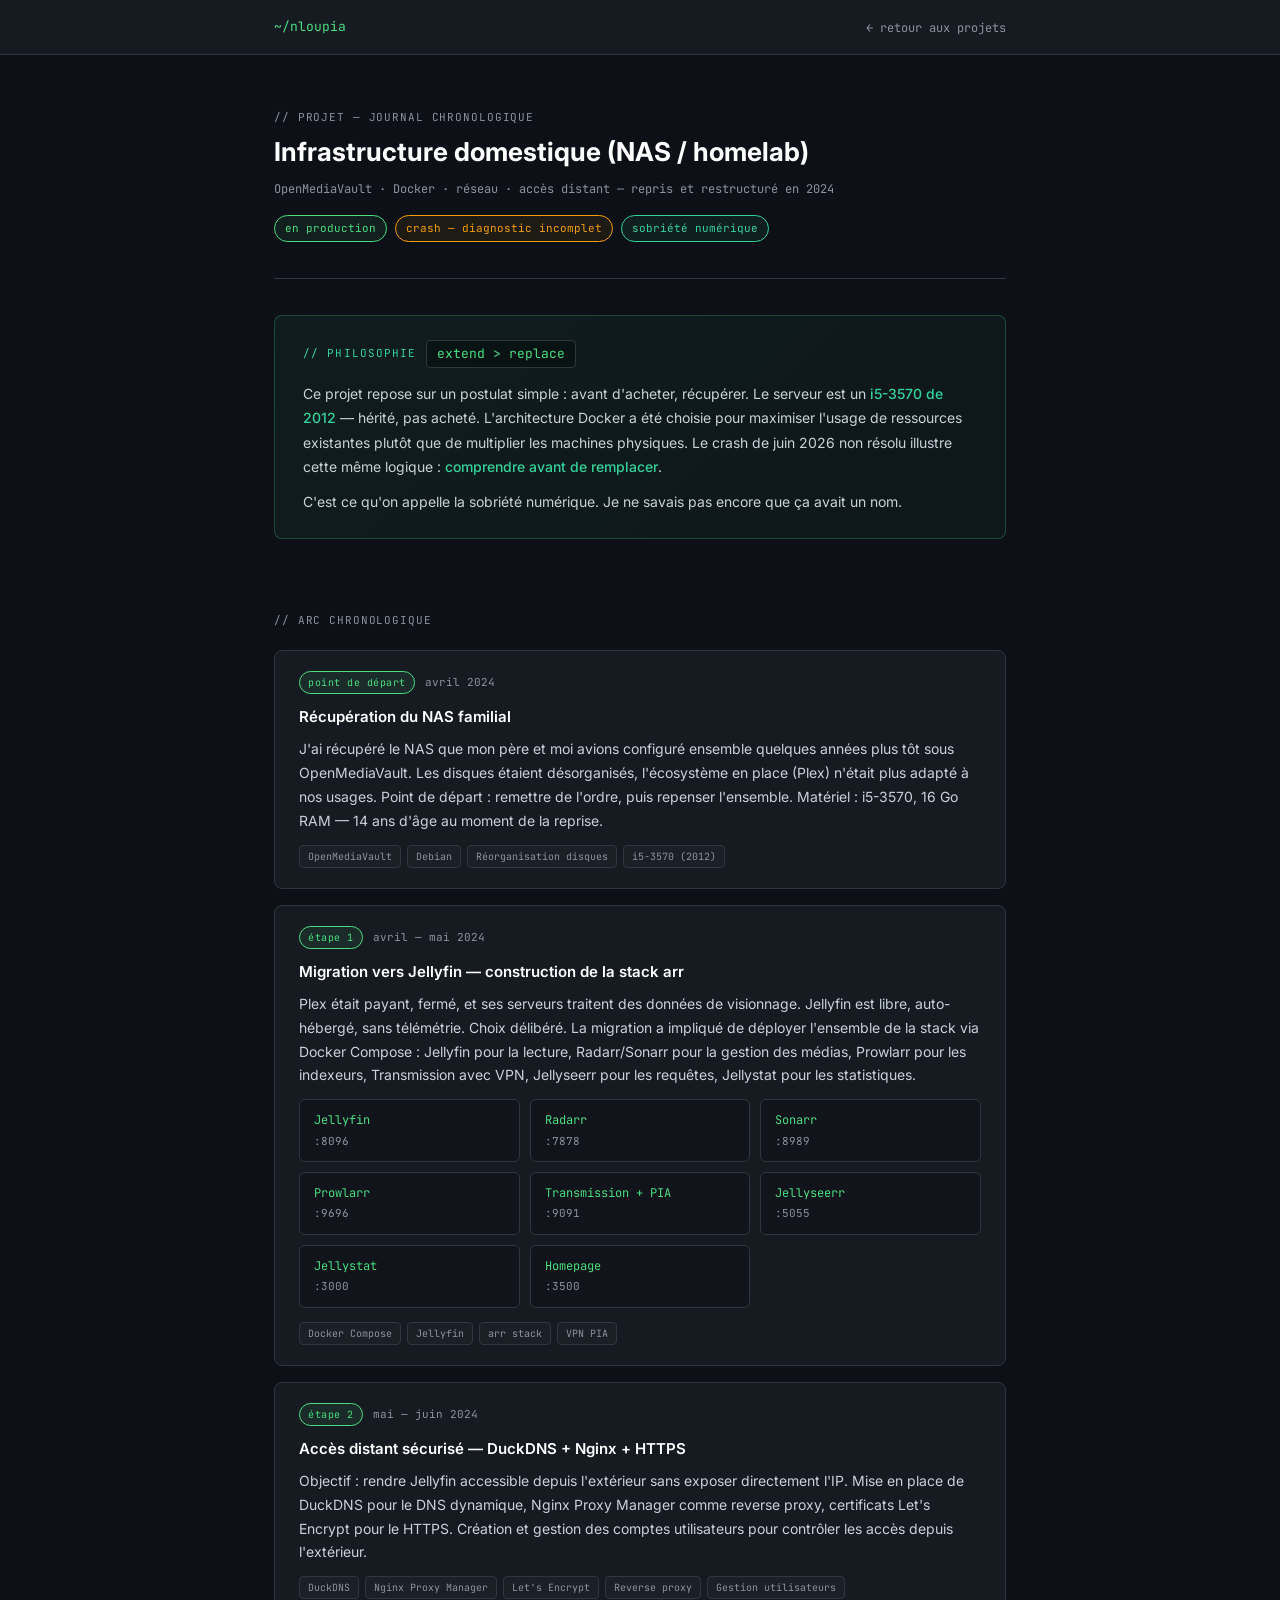
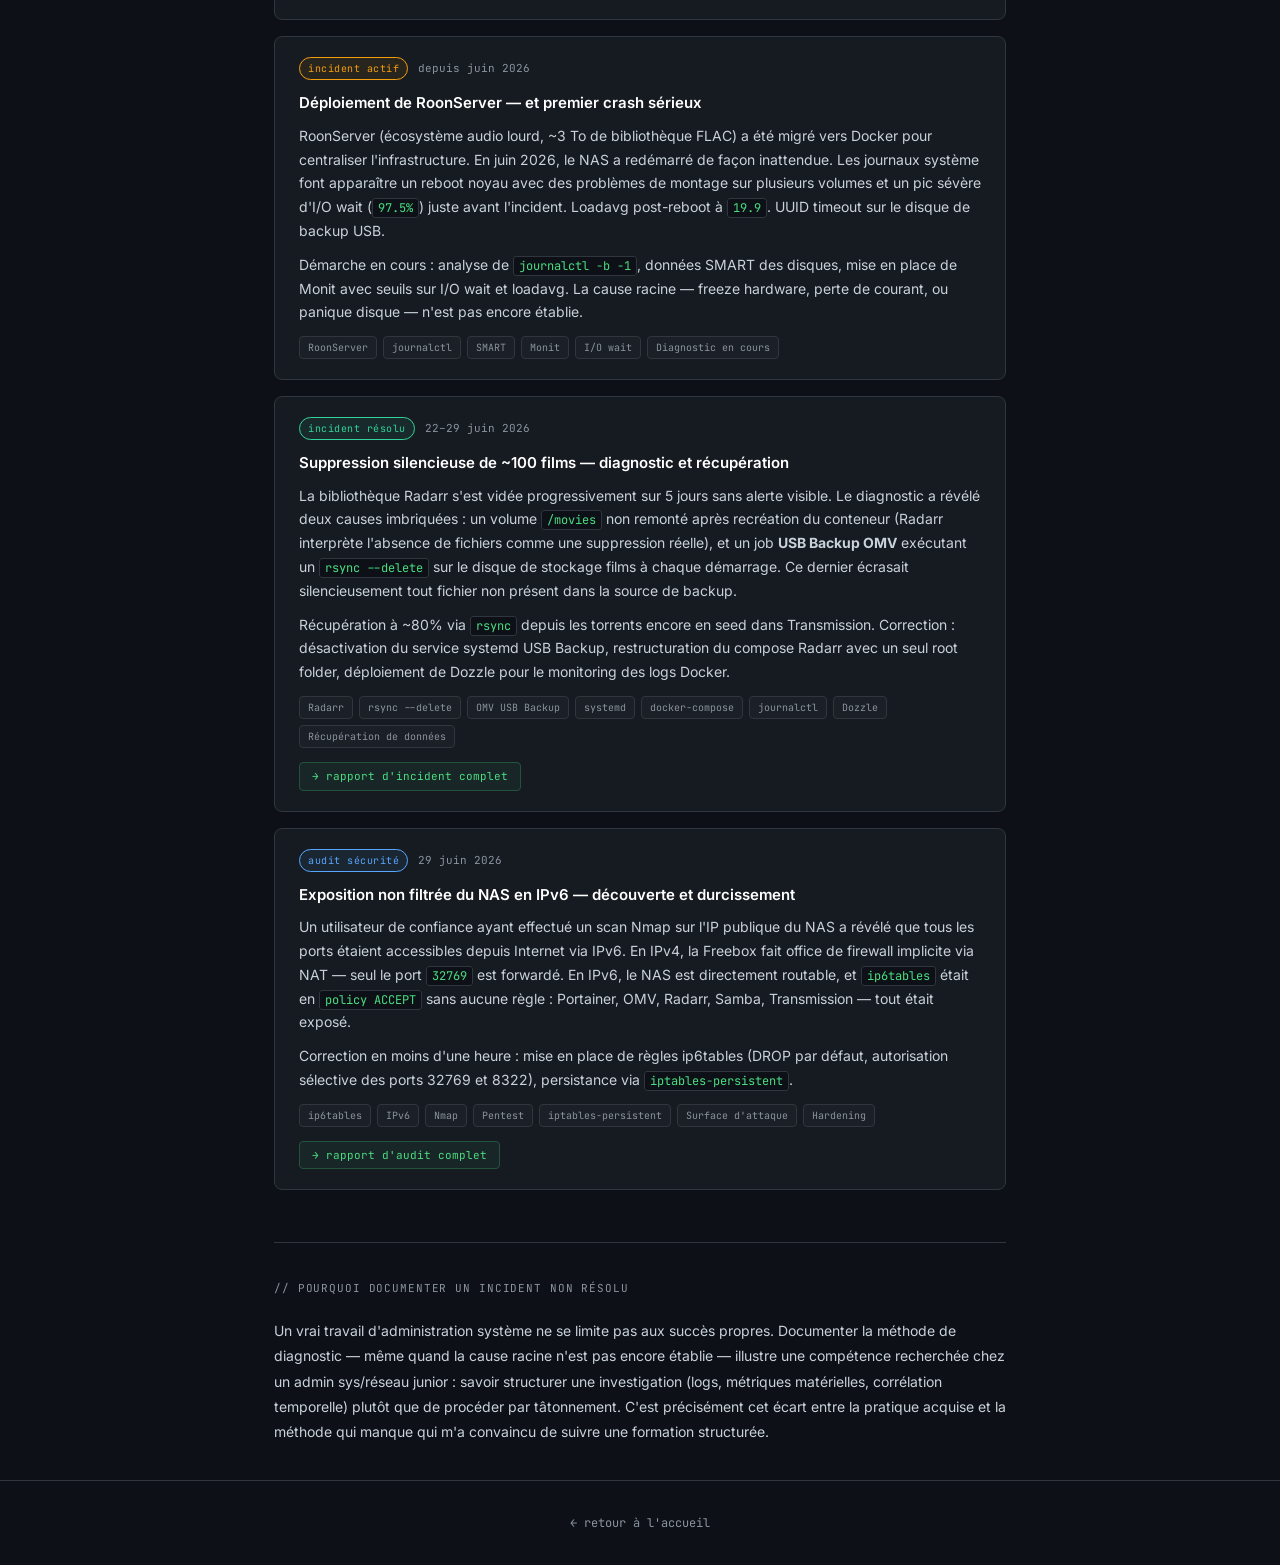
<file: projets/nas.html>
<!DOCTYPE html>
<html lang="fr">
<head>
<meta charset="UTF-8">
<meta name="viewport" content="width=device-width, initial-scale=1.0">
<title>Infrastructure domestique (NAS) — Nicolas Loupia</title>
<link rel="preconnect" href="https://fonts.googleapis.com">
<link rel="preconnect" href="https://fonts.gstatic.com" crossorigin>
<link href="https://fonts.googleapis.com/css2?family=JetBrains+Mono:wght@400;500;700&family=Inter:wght@400;500;600;700&display=swap" rel="stylesheet">
<style>
  *, *::before, *::after { box-sizing: border-box; margin: 0; padding: 0; }

  :root {
    --bg:       #0D1117;
    --surface:  #161B22;
    --border:   #30363D;
    --green:    #4ADE80;
    --green-dim:#22543D;
    --text:     #C9D1D9;
    --muted:    #8B949E;
    --mono:     'JetBrains Mono', monospace;
    --sans:     'Inter', system-ui, sans-serif;
  }

  body {
    background: var(--bg);
    color: var(--text);
    font-family: var(--sans);
    font-size: 15px;
    line-height: 1.7;
    min-height: 100vh;
  }

  a { color: var(--green); text-decoration: none; }
  a:hover { text-decoration: underline; }
  code {
    font-family: var(--mono);
    font-size: 12px;
    background: #0d1117;
    border: 1px solid var(--border);
    padding: 1px 5px;
    border-radius: 3px;
    color: var(--green);
  }

  .wrap { max-width: 780px; margin: 0 auto; padding: 0 24px; }

  /* Topbar */
  .topbar {
    border-bottom: 1px solid var(--border);
    padding: 14px 0;
    background: var(--surface);
    position: sticky;
    top: 0;
    z-index: 10;
  }
  .topbar-inner {
    display: flex;
    align-items: center;
    justify-content: space-between;
  }
  .brand { font-family: var(--mono); font-size: 13px; color: var(--green); }
  .topnav a { font-family: var(--mono); font-size: 12px; color: var(--muted); }
  .topnav a:hover { color: var(--green); text-decoration: none; }

  /* Page header */
  .page-header {
    padding: 48px 0 36px;
    border-bottom: 1px solid var(--border);
  }
  .eyebrow {
    font-family: var(--mono);
    font-size: 11px;
    color: var(--muted);
    letter-spacing: .08em;
    text-transform: uppercase;
  }
  .page-header h1 {
    font-size: 26px;
    font-weight: 700;
    color: #fff;
    margin: 8px 0 10px;
    line-height: 1.25;
  }
  .page-header .subtitle {
    font-family: var(--mono);
    font-size: 12px;
    color: var(--muted);
  }

  /* Badges de statut globaux */
  .badges {
    display: flex;
    gap: 8px;
    flex-wrap: wrap;
    margin-top: 16px;
  }
  .badge {
    font-family: var(--mono);
    font-size: 11px;
    padding: 3px 10px;
    border-radius: 20px;
    border: 1px solid;
  }
  .badge-prod   { color: var(--green); border-color: var(--green); background: rgba(74,222,128,.07); }
  .badge-diag   { color: #F59E0B;      border-color: #F59E0B;      background: rgba(245,158,11,.07); }
  .badge-green  { color: #34D399;      border-color: #34D399;      background: rgba(52,211,153,.07); }

  /* Section générique */
  .section { padding: 36px 0; border-bottom: 1px solid var(--border); }
  .section:last-child { border-bottom: none; }
  .section-title {
    font-family: var(--mono);
    font-size: 11px;
    color: var(--muted);
    letter-spacing: .08em;
    text-transform: uppercase;
    margin-bottom: 20px;
  }

  /* Bloc GreenIT */
  .greenblock {
    background: linear-gradient(135deg, rgba(52,211,153,.06) 0%, rgba(74,222,128,.03) 100%);
    border: 1px solid rgba(74,222,128,.25);
    border-radius: 8px;
    padding: 24px 28px;
    margin: 36px 0;
  }
  .greenblock-header {
    display: flex;
    align-items: center;
    gap: 10px;
    margin-bottom: 14px;
  }
  .greenblock-label {
    font-family: var(--mono);
    font-size: 11px;
    color: #34D399;
    letter-spacing: .1em;
    text-transform: uppercase;
  }
  .greenblock-cmd {
    font-family: var(--mono);
    font-size: 13px;
    color: var(--green);
    background: rgba(0,0,0,.3);
    padding: 2px 10px;
    border-radius: 4px;
    border: 1px solid var(--border);
  }
  .greenblock p {
    color: var(--text);
    font-size: 14px;
    line-height: 1.75;
    margin-bottom: 10px;
  }
  .greenblock p:last-child { margin-bottom: 0; }
  .greenblock em {
    font-style: normal;
    color: #34D399;
    font-weight: 500;
  }

  /* Entrées de log */
  .log-entry {
    background: var(--surface);
    border: 1px solid var(--border);
    border-radius: 8px;
    padding: 20px 24px;
    margin-bottom: 16px;
  }
  .log-meta {
    display: flex;
    align-items: center;
    gap: 10px;
    margin-bottom: 10px;
  }
  .log-status {
    font-family: var(--mono);
    font-size: 10px;
    padding: 2px 8px;
    border-radius: 20px;
    border: 1px solid;
    letter-spacing: .05em;
  }
  .status-prod    { color: var(--green); border-color: var(--green); background: rgba(74,222,128,.08); }
  .status-diag    { color: #F59E0B;      border-color: #F59E0B;      background: rgba(245,158,11,.08); }
  .status-resolved{ color: #34D399;      border-color: #34D399;      background: rgba(52,211,153,.08); }
  .status-sec     { color: #58A6FF;      border-color: #58A6FF;      background: rgba(88,166,255,.08); }
  .log-date { font-family: var(--mono); font-size: 11px; color: var(--muted); }
  .log-entry h3 {
    font-size: 15px;
    font-weight: 600;
    color: #fff;
    margin-bottom: 8px;
  }
  .log-entry p { font-size: 14px; color: var(--text); line-height: 1.7; }
  .log-tags {
    display: flex;
    flex-wrap: wrap;
    gap: 6px;
    list-style: none;
    margin-top: 12px;
  }
  .log-tags li {
    font-family: var(--mono);
    font-size: 10px;
    padding: 2px 8px;
    border: 1px solid var(--border);
    border-radius: 4px;
    color: var(--muted);
    background: rgba(255,255,255,.02);
  }
  .log-link {
    display: inline-flex;
    align-items: center;
    gap: 6px;
    margin-top: 14px;
    font-family: var(--mono);
    font-size: 11px;
    color: var(--green);
    border: 1px solid var(--green-dim);
    background: rgba(74,222,128,.05);
    padding: 4px 12px;
    border-radius: 4px;
  }
  .log-link:hover { background: rgba(74,222,128,.12); text-decoration: none; }

  /* Stack grid */
  .stack-grid {
    display: grid;
    grid-template-columns: repeat(auto-fill, minmax(200px, 1fr));
    gap: 10px;
    margin-top: 12px;
  }
  .stack-item {
    background: rgba(0,0,0,.25);
    border: 1px solid var(--border);
    border-radius: 6px;
    padding: 10px 14px;
    font-family: var(--mono);
    font-size: 12px;
  }
  .stack-item .svc { color: var(--green); display: block; }
  .stack-item .port { color: var(--muted); font-size: 11px; }

  /* Footer */
  footer {
    padding: 32px 0;
    border-top: 1px solid var(--border);
    text-align: center;
  }
  footer p { font-family: var(--mono); font-size: 12px; color: var(--muted); }
  footer a { color: var(--muted); }
  footer a:hover { color: var(--green); text-decoration: none; }
</style>
</head>
<body>

<header class="topbar">
  <div class="wrap topbar-inner">
    <span class="brand">~/nloupia</span>
    <nav class="topnav">
      <a href="../index.html#projets">← retour aux projets</a>
    </nav>
  </div>
</header>

<main>
  <div class="wrap">

    <div class="page-header">
      <span class="eyebrow">// projet — journal chronologique</span>
      <h1>Infrastructure domestique (NAS / homelab)</h1>
      <p class="subtitle">OpenMediaVault · Docker · réseau · accès distant — repris et restructuré en 2024</p>
      <div class="badges">
        <span class="badge badge-prod">en production</span>
        <span class="badge badge-diag">crash — diagnostic incomplet</span>
        <span class="badge badge-green">sobriété numérique</span>
      </div>
    </div>

    <div class="greenblock">
      <div class="greenblock-header">
        <span class="greenblock-label">// philosophie</span>
        <span class="greenblock-cmd">extend &gt; replace</span>
      </div>
      <p>
        Ce projet repose sur un postulat simple : avant d'acheter, récupérer.
        Le serveur est un <em>i5-3570 de 2012</em> — hérité, pas acheté.
        L'architecture Docker a été choisie pour maximiser l'usage de ressources existantes
        plutôt que de multiplier les machines physiques.
        Le crash de juin 2026 non résolu illustre cette même logique : <em>comprendre avant de remplacer</em>.
      </p>
      <p>
        C'est ce qu'on appelle la sobriété numérique. Je ne savais pas encore que ça avait un nom.
      </p>
    </div>

    <div class="section">
      <p class="section-title">// arc chronologique</p>

      <div class="log-entry">
        <div class="log-meta">
          <span class="log-status status-prod">point de départ</span>
          <span class="log-date">avril 2024</span>
        </div>
        <h3>Récupération du NAS familial</h3>
        <p>
          J'ai récupéré le NAS que mon père et moi avions configuré ensemble quelques années plus tôt
          sous OpenMediaVault. Les disques étaient désorganisés, l'écosystème en place (Plex) n'était
          plus adapté à nos usages. Point de départ : remettre de l'ordre, puis repenser l'ensemble.
          Matériel : i5-3570, 16 Go RAM — 14 ans d'âge au moment de la reprise.
        </p>
        <ul class="log-tags">
          <li>OpenMediaVault</li><li>Debian</li><li>Réorganisation disques</li><li>i5-3570 (2012)</li>
        </ul>
      </div>

      <div class="log-entry">
        <div class="log-meta">
          <span class="log-status status-prod">étape 1</span>
          <span class="log-date">avril — mai 2024</span>
        </div>
        <h3>Migration vers Jellyfin — construction de la stack arr</h3>
        <p>
          Plex était payant, fermé, et ses serveurs traitent des données de visionnage. Jellyfin est
          libre, auto-hébergé, sans télémétrie. Choix délibéré. La migration a impliqué de déployer
          l'ensemble de la stack via Docker Compose : Jellyfin pour la lecture, Radarr/Sonarr pour
          la gestion des médias, Prowlarr pour les indexeurs, Transmission avec VPN, Jellyseerr pour
          les requêtes, Jellystat pour les statistiques.
        </p>
        <div class="stack-grid">
          <div class="stack-item"><span class="svc">Jellyfin</span><span class="port">:8096</span></div>
          <div class="stack-item"><span class="svc">Radarr</span><span class="port">:7878</span></div>
          <div class="stack-item"><span class="svc">Sonarr</span><span class="port">:8989</span></div>
          <div class="stack-item"><span class="svc">Prowlarr</span><span class="port">:9696</span></div>
          <div class="stack-item"><span class="svc">Transmission + PIA</span><span class="port">:9091</span></div>
          <div class="stack-item"><span class="svc">Jellyseerr</span><span class="port">:5055</span></div>
          <div class="stack-item"><span class="svc">Jellystat</span><span class="port">:3000</span></div>
          <div class="stack-item"><span class="svc">Homepage</span><span class="port">:3500</span></div>
        </div>
        <ul class="log-tags" style="margin-top:14px;">
          <li>Docker Compose</li><li>Jellyfin</li><li>arr stack</li><li>VPN PIA</li>
        </ul>
      </div>

      <div class="log-entry">
        <div class="log-meta">
          <span class="log-status status-prod">étape 2</span>
          <span class="log-date">mai — juin 2024</span>
        </div>
        <h3>Accès distant sécurisé — DuckDNS + Nginx + HTTPS</h3>
        <p>
          Objectif : rendre Jellyfin accessible depuis l'extérieur sans exposer directement l'IP.
          Mise en place de DuckDNS pour le DNS dynamique, Nginx Proxy Manager comme reverse proxy,
          certificats Let's Encrypt pour le HTTPS. Création et gestion des comptes utilisateurs
          pour contrôler les accès depuis l'extérieur.
        </p>
        <ul class="log-tags">
          <li>DuckDNS</li><li>Nginx Proxy Manager</li><li>Let's Encrypt</li><li>Reverse proxy</li><li>Gestion utilisateurs</li>
        </ul>
      </div>

      <div class="log-entry">
        <div class="log-meta">
          <span class="log-status status-diag">incident actif</span>
          <span class="log-date">depuis juin 2026</span>
        </div>
        <h3>Déploiement de RoonServer — et premier crash sérieux</h3>
        <p>
          RoonServer (écosystème audio lourd, ~3 To de bibliothèque FLAC) a été migré vers Docker
          pour centraliser l'infrastructure. En juin 2026, le NAS a redémarré de façon inattendue.
          Les journaux système font apparaître un reboot noyau avec des problèmes de montage sur
          plusieurs volumes et un pic sévère d'I/O wait (<code>97.5%</code>) juste avant l'incident.
          Loadavg post-reboot à <code>19.9</code>. UUID timeout sur le disque de backup USB.
        </p>
        <p style="margin-top:10px;">
          Démarche en cours : analyse de <code>journalctl -b -1</code>, données SMART des disques,
          mise en place de Monit avec seuils sur I/O wait et loadavg. La cause racine — freeze
          hardware, perte de courant, ou panique disque — n'est pas encore établie.
        </p>
        <ul class="log-tags">
          <li>RoonServer</li><li>journalctl</li><li>SMART</li><li>Monit</li><li>I/O wait</li><li>Diagnostic en cours</li>
        </ul>
      </div>

      <!-- INCIDENT RADARR -->
      <div class="log-entry">
        <div class="log-meta">
          <span class="log-status status-resolved">incident résolu</span>
          <span class="log-date">22–29 juin 2026</span>
        </div>
        <h3>Suppression silencieuse de ~100 films — diagnostic et récupération</h3>
        <p>
          La bibliothèque Radarr s'est vidée progressivement sur 5 jours sans alerte visible.
          Le diagnostic a révélé deux causes imbriquées : un volume <code>/movies</code> non remonté
          après recréation du conteneur (Radarr interprète l'absence de fichiers comme une suppression réelle),
          et un job <strong>USB Backup OMV</strong> exécutant un <code>rsync --delete</code> sur le disque
          de stockage films à chaque démarrage. Ce dernier écrasait silencieusement tout fichier
          non présent dans la source de backup.
        </p>
        <p style="margin-top:10px;">
          Récupération à ~80% via <code>rsync</code> depuis les torrents encore en seed dans Transmission.
          Correction : désactivation du service systemd USB Backup, restructuration du compose Radarr
          avec un seul root folder, déploiement de Dozzle pour le monitoring des logs Docker.
        </p>
        <ul class="log-tags">
          <li>Radarr</li><li>rsync --delete</li><li>OMV USB Backup</li><li>systemd</li>
          <li>docker-compose</li><li>journalctl</li><li>Dozzle</li><li>Récupération de données</li>
        </ul>
        <a href="incident-radarr-usb-backup.html" class="log-link">→ rapport d'incident complet</a>
      </div>

      <!-- SECURITE IPv6 -->
      <div class="log-entry">
        <div class="log-meta">
          <span class="log-status status-sec">audit sécurité</span>
          <span class="log-date">29 juin 2026</span>
        </div>
        <h3>Exposition non filtrée du NAS en IPv6 — découverte et durcissement</h3>
        <p>
          Un utilisateur de confiance ayant effectué un scan Nmap sur l'IP publique du NAS a révélé
          que tous les ports étaient accessibles depuis Internet via IPv6. En IPv4, la Freebox fait
          office de firewall implicite via NAT — seul le port <code>32769</code> est forwardé.
          En IPv6, le NAS est directement routable, et <code>ip6tables</code> était en
          <code>policy ACCEPT</code> sans aucune règle : Portainer, OMV, Radarr, Samba,
          Transmission — tout était exposé.
        </p>
        <p style="margin-top:10px;">
          Correction en moins d'une heure : mise en place de règles ip6tables (DROP par défaut,
          autorisation sélective des ports 32769 et 8322), persistance via <code>iptables-persistent</code>.
        </p>
        <ul class="log-tags">
          <li>ip6tables</li><li>IPv6</li><li>Nmap</li><li>Pentest</li>
          <li>iptables-persistent</li><li>Surface d'attaque</li><li>Hardening</li>
        </ul>
        <a href="securite-ipv6.html" class="log-link">→ rapport d'audit complet</a>
      </div>

    </div>

    <div class="section">
      <p class="section-title">// pourquoi documenter un incident non résolu</p>
      <p style="font-size:14px; color:var(--text); line-height:1.8;">
        Un vrai travail d'administration système ne se limite pas aux succès propres. Documenter
        la méthode de diagnostic — même quand la cause racine n'est pas encore établie —
        illustre une compétence recherchée chez un admin sys/réseau junior : savoir structurer
        une investigation (logs, métriques matérielles, corrélation temporelle) plutôt que de
        procéder par tâtonnement. C'est précisément cet écart entre la pratique acquise et la
        méthode qui manque qui m'a convaincu de suivre une formation structurée.
      </p>
    </div>

  </div>
</main>

<footer>
  <div class="wrap">
    <p><a href="../index.html">← retour à l'accueil</a></p>
  </div>
</footer>

</body>
</html>
</file>
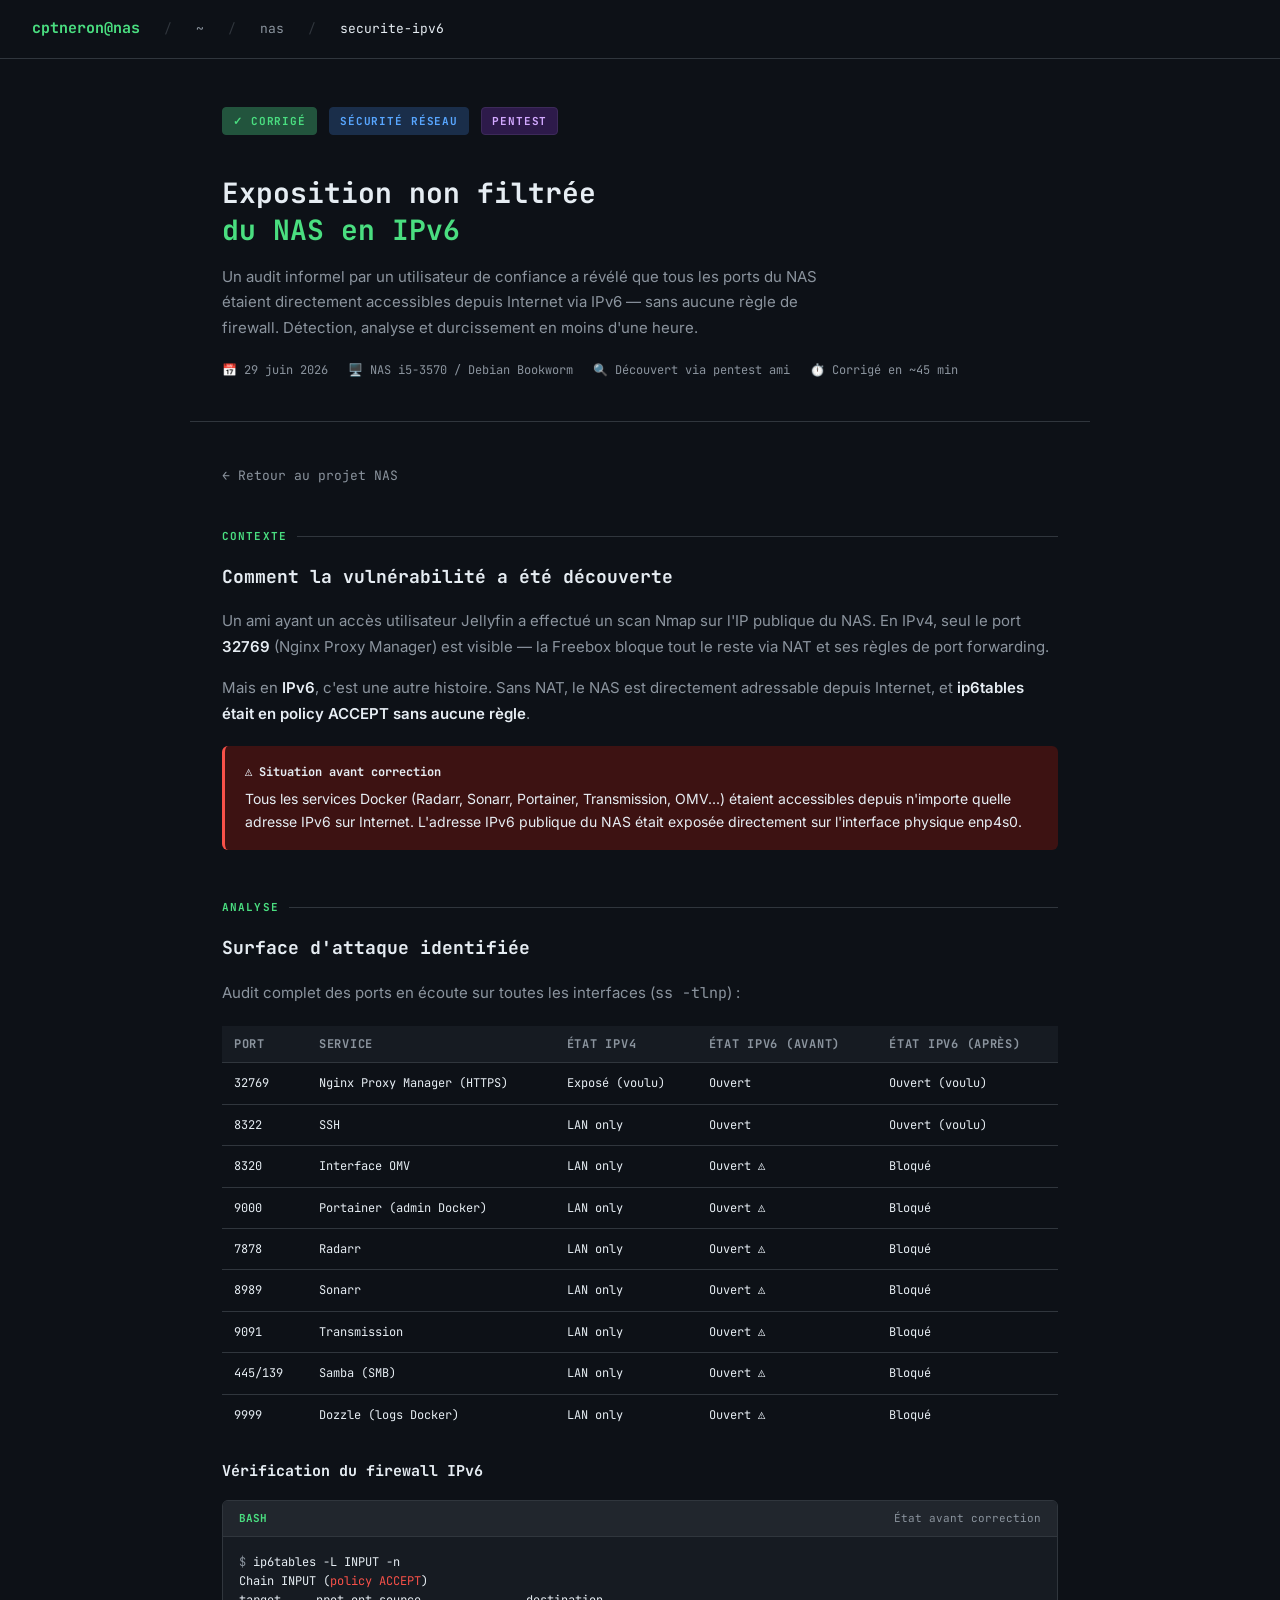
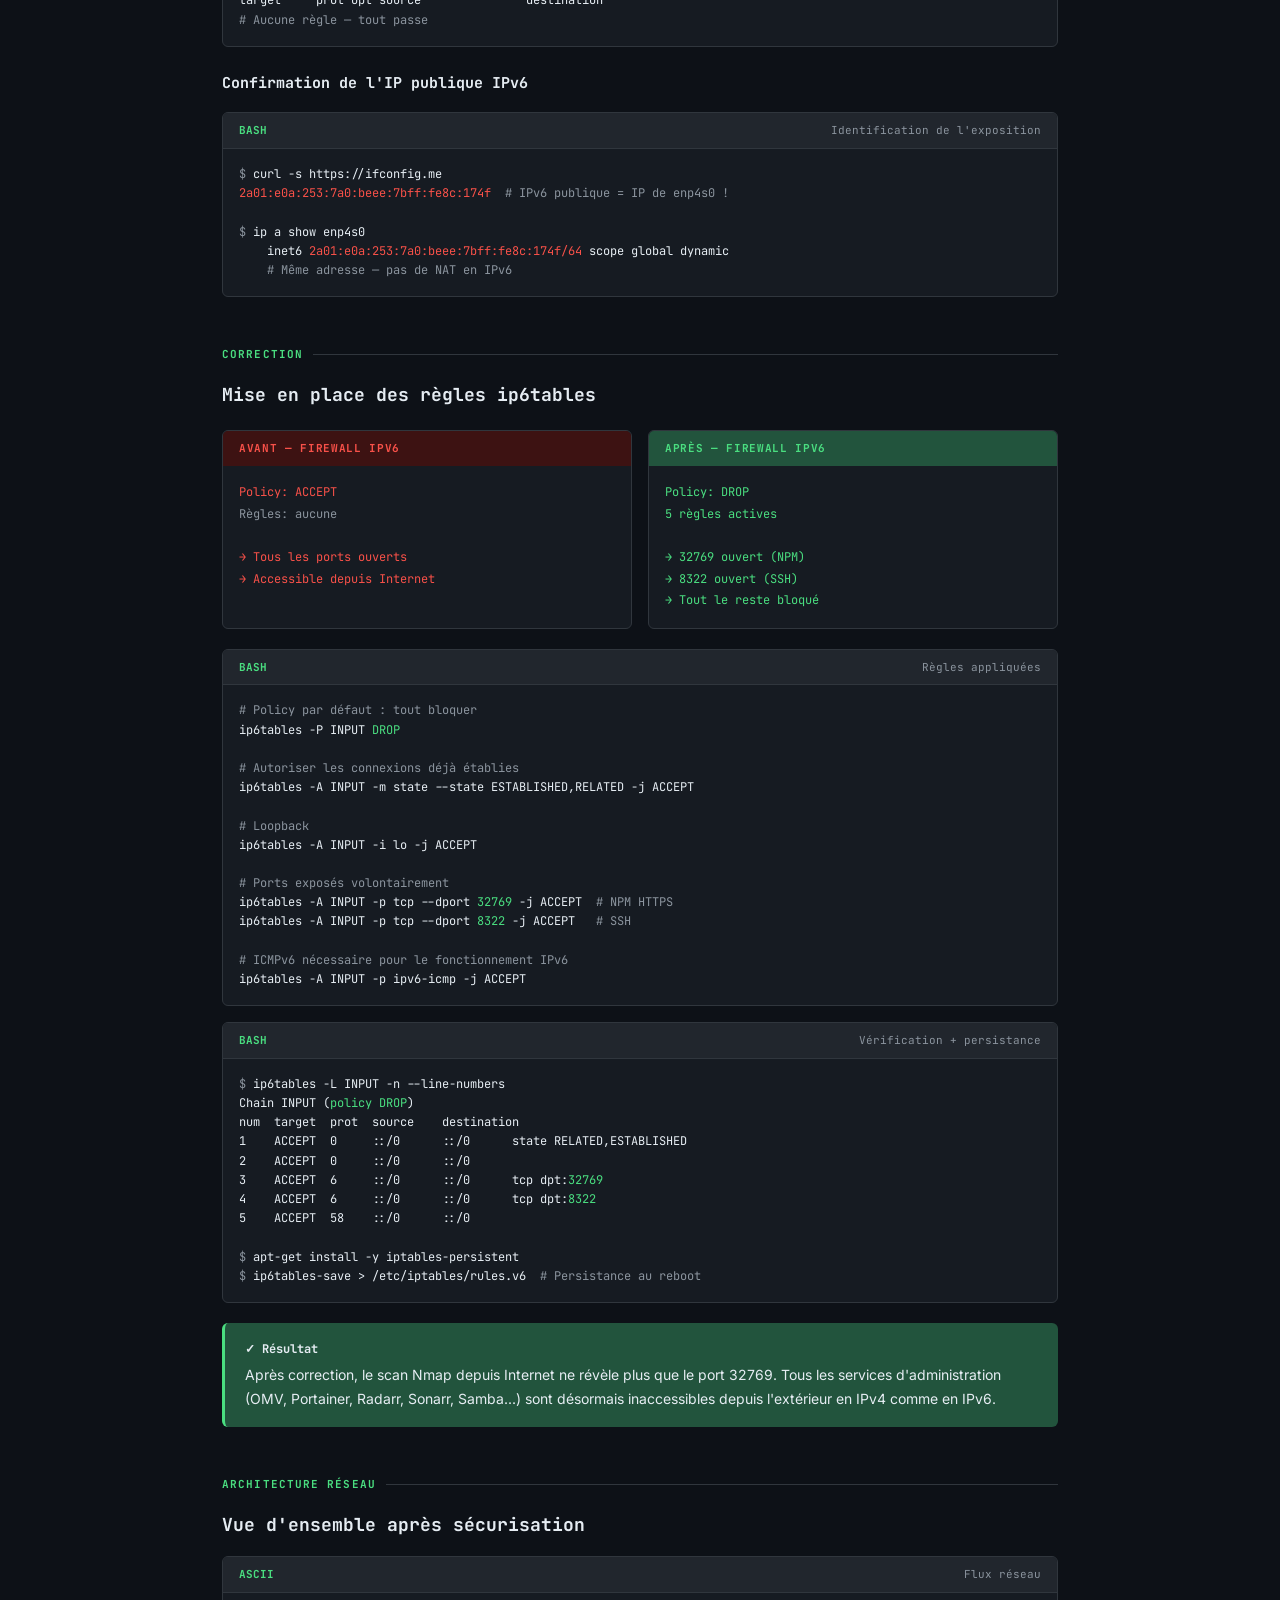
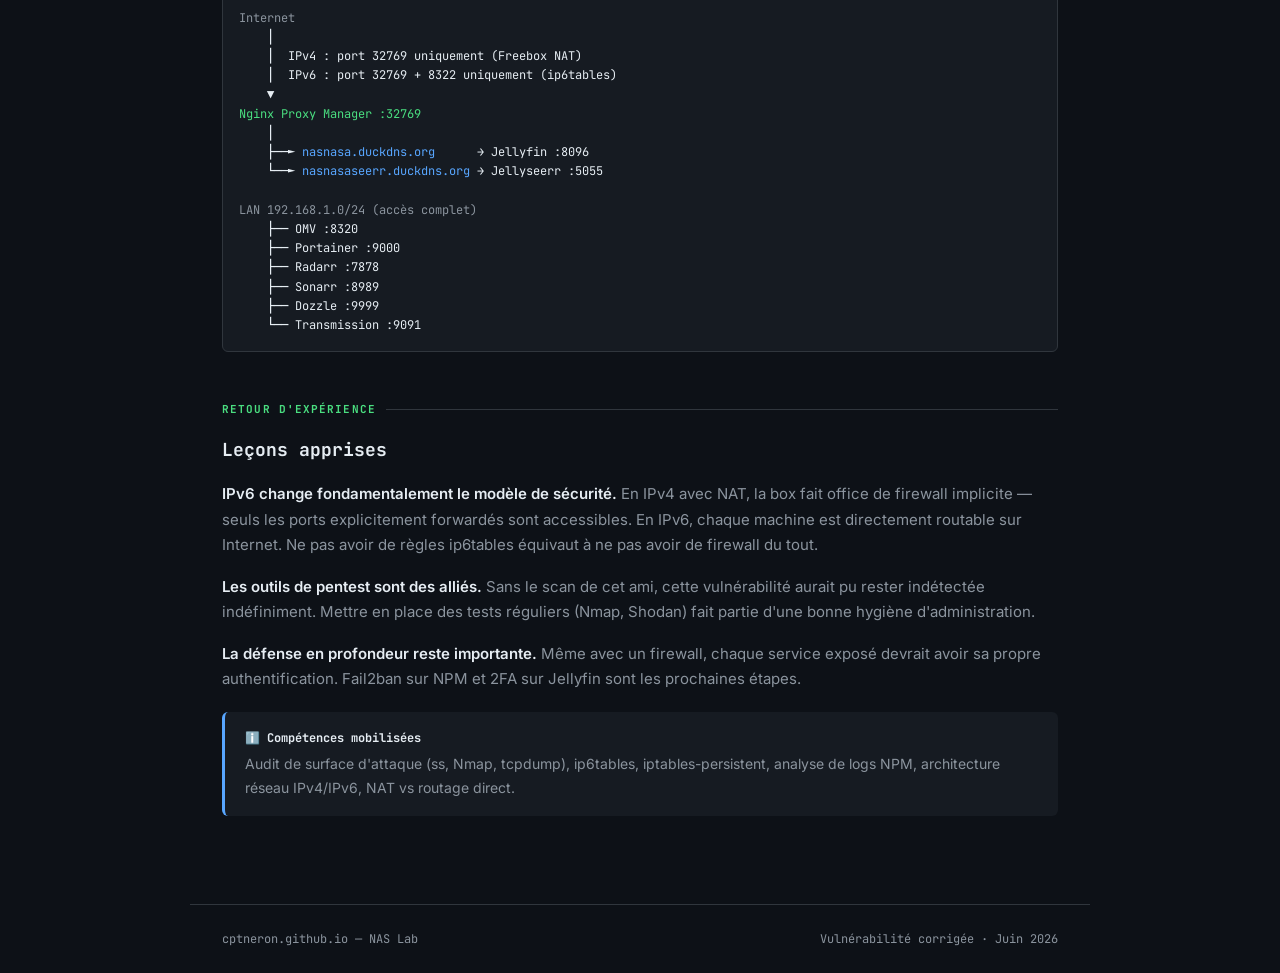
<file: projets/securite-ipv6.html>
<!DOCTYPE html>
<html lang="fr">
<head>
  <meta charset="UTF-8">
  <meta name="viewport" content="width=device-width, initial-scale=1.0">
  <title>Audit Sécurité IPv6 | cptneron</title>
  <link rel="preconnect" href="https://fonts.googleapis.com">
  <link href="https://fonts.googleapis.com/css2?family=JetBrains+Mono:wght@400;500;700&family=Inter:wght@400;500;600&display=swap" rel="stylesheet">
  <style>
    :root {
      --bg: #0D1117;
      --bg-secondary: #161B22;
      --bg-tertiary: #21262D;
      --green: #4ADE80;
      --green-dim: #22543D;
      --red: #F85149;
      --red-dim: #3D1212;
      --yellow: #E3B341;
      --yellow-dim: #3D2E12;
      --blue: #58A6FF;
      --blue-dim: #1A2E4A;
      --purple: #D2A8FF;
      --text: #E6EDF3;
      --text-muted: #8B949E;
      --border: #30363D;
      --font-mono: 'JetBrains Mono', monospace;
      --font-sans: 'Inter', sans-serif;
    }

    * { margin: 0; padding: 0; box-sizing: border-box; }

    body {
      background: var(--bg);
      color: var(--text);
      font-family: var(--font-sans);
      font-size: 15px;
      line-height: 1.7;
    }

    a { color: var(--green); text-decoration: none; }
    a:hover { text-decoration: underline; }

    nav {
      border-bottom: 1px solid var(--border);
      padding: 16px 32px;
      display: flex;
      align-items: center;
      gap: 24px;
      font-family: var(--font-mono);
      font-size: 13px;
    }
    nav .logo { color: var(--green); font-weight: 700; font-size: 15px; }
    nav .sep { color: var(--border); }
    nav a { color: var(--text-muted); }
    nav a:hover { color: var(--text); text-decoration: none; }

    .hero {
      border-bottom: 1px solid var(--border);
      padding: 48px 32px 40px;
      max-width: 900px;
      margin: 0 auto;
    }

    .badge {
      display: inline-flex;
      align-items: center;
      gap: 6px;
      font-family: var(--font-mono);
      font-size: 11px;
      font-weight: 700;
      letter-spacing: 0.08em;
      text-transform: uppercase;
      padding: 4px 10px;
      border-radius: 4px;
      margin-bottom: 20px;
      margin-right: 8px;
    }
    .badge.resolved { background: var(--green-dim); color: var(--green); border: 1px solid var(--green-dim); }
    .badge.security { background: var(--blue-dim); color: var(--blue); border: 1px solid var(--blue-dim); }
    .badge.pentest { background: #2D1A4A; color: var(--purple); border: 1px solid #3D2A5A; }

    .hero h1 {
      font-family: var(--font-mono);
      font-size: 28px;
      font-weight: 700;
      color: var(--text);
      line-height: 1.3;
      margin-bottom: 12px;
    }
    .hero h1 span { color: var(--green); }

    .meta {
      display: flex;
      flex-wrap: wrap;
      gap: 20px;
      margin-top: 20px;
      font-family: var(--font-mono);
      font-size: 12px;
      color: var(--text-muted);
    }

    .content {
      max-width: 900px;
      margin: 0 auto;
      padding: 40px 32px;
    }

    .section { margin-bottom: 48px; }
    .section-label {
      font-family: var(--font-mono);
      font-size: 11px;
      font-weight: 700;
      letter-spacing: 0.1em;
      text-transform: uppercase;
      color: var(--green);
      margin-bottom: 16px;
      display: flex;
      align-items: center;
      gap: 10px;
    }
    .section-label::after {
      content: '';
      flex: 1;
      height: 1px;
      background: var(--border);
    }

    h2 {
      font-family: var(--font-mono);
      font-size: 18px;
      font-weight: 700;
      color: var(--text);
      margin-bottom: 16px;
    }

    p { color: var(--text-muted); margin-bottom: 16px; line-height: 1.7; }
    p strong { color: var(--text); font-weight: 600; }

    .code-block {
      background: var(--bg-secondary);
      border: 1px solid var(--border);
      border-radius: 6px;
      margin: 16px 0;
      overflow: hidden;
    }
    .code-header {
      display: flex;
      align-items: center;
      justify-content: space-between;
      padding: 8px 16px;
      border-bottom: 1px solid var(--border);
      font-family: var(--font-mono);
      font-size: 11px;
      color: var(--text-muted);
      background: var(--bg-tertiary);
    }
    .code-header .lang { color: var(--green); font-weight: 700; }
    pre {
      padding: 16px;
      font-family: var(--font-mono);
      font-size: 12px;
      line-height: 1.6;
      overflow-x: auto;
      color: var(--text);
    }
    .hl-red { color: var(--red); }
    .hl-green { color: var(--green); }
    .hl-yellow { color: var(--yellow); }
    .hl-blue { color: var(--blue); }
    .hl-purple { color: var(--purple); }
    .hl-muted { color: var(--text-muted); }

    .callout {
      border-radius: 6px;
      padding: 16px 20px;
      margin: 20px 0;
      border-left: 3px solid;
      font-size: 14px;
    }
    .callout.danger { background: var(--red-dim); border-color: var(--red); color: var(--text); }
    .callout.success { background: var(--green-dim); border-color: var(--green); color: var(--text); }
    .callout.info { background: var(--bg-secondary); border-color: var(--blue); color: var(--text-muted); }
    .callout strong { color: var(--text); display: block; margin-bottom: 4px; font-family: var(--font-mono); font-size: 12px; font-weight: 700; }

    /* PORT TABLE */
    .port-table {
      width: 100%;
      border-collapse: collapse;
      font-family: var(--font-mono);
      font-size: 12px;
      margin: 20px 0;
    }
    .port-table th {
      text-align: left;
      padding: 8px 12px;
      border-bottom: 1px solid var(--border);
      color: var(--text-muted);
      font-weight: 700;
      text-transform: uppercase;
      letter-spacing: 0.06em;
      background: var(--bg-secondary);
    }
    .port-table td {
      padding: 10px 12px;
      border-bottom: 1px solid var(--border);
      color: var(--text);
    }
    .port-table tr:last-child td { border-bottom: none; }
    .port-table tr:hover td { background: var(--bg-secondary); }
    .status-open { color: var(--red); }
    .status-ok { color: var(--green); }
    .status-internal { color: var(--text-muted); }

    /* BEFORE/AFTER */
    .diff {
      display: grid;
      grid-template-columns: 1fr 1fr;
      gap: 16px;
      margin: 20px 0;
    }
    @media (max-width: 640px) { .diff { grid-template-columns: 1fr; } }

    .diff-panel {
      background: var(--bg-secondary);
      border: 1px solid var(--border);
      border-radius: 6px;
      overflow: hidden;
    }
    .diff-header {
      padding: 8px 16px;
      font-family: var(--font-mono);
      font-size: 11px;
      font-weight: 700;
      text-transform: uppercase;
      letter-spacing: 0.06em;
    }
    .diff-header.before { background: var(--red-dim); color: var(--red); }
    .diff-header.after { background: var(--green-dim); color: var(--green); }
    .diff-body { padding: 16px; font-family: var(--font-mono); font-size: 12px; line-height: 1.8; }

    .back-link {
      display: inline-flex;
      align-items: center;
      gap: 8px;
      font-family: var(--font-mono);
      font-size: 13px;
      color: var(--text-muted);
      margin-bottom: 40px;
    }
    .back-link:hover { color: var(--green); text-decoration: none; }

    footer {
      border-top: 1px solid var(--border);
      padding: 24px 32px;
      max-width: 900px;
      margin: 0 auto;
      font-family: var(--font-mono);
      font-size: 12px;
      color: var(--text-muted);
      display: flex;
      justify-content: space-between;
      align-items: center;
    }

    /* SCAN ANIMATION */
    .scan-visual {
      background: var(--bg-secondary);
      border: 1px solid var(--border);
      border-radius: 6px;
      padding: 20px;
      margin: 20px 0;
      font-family: var(--font-mono);
      font-size: 12px;
    }
    .scan-line {
      display: flex;
      align-items: center;
      gap: 12px;
      padding: 4px 0;
      color: var(--text-muted);
    }
    .scan-line .port { width: 80px; color: var(--text); }
    .scan-line .state-open { color: var(--red); font-weight: 700; }
    .scan-line .state-filtered { color: var(--text-muted); }
    .scan-line .service { color: var(--blue); }
  </style>
</head>
<body>

<nav>
  <span class="logo">cptneron@nas</span>
  <span class="sep">/</span>
  <a href="/index.html">~</a>
  <span class="sep">/</span>
  <a href="/projets/nas.html">nas</a>
  <span class="sep">/</span>
  <span style="color: var(--text)">securite-ipv6</span>
</nav>

<div class="hero">
  <div style="margin-bottom:20px;">
    <span class="badge resolved">✓ Corrigé</span>
    <span class="badge security">Sécurité réseau</span>
    <span class="badge pentest">Pentest</span>
  </div>
  <h1>Exposition non filtrée<br><span>du NAS en IPv6</span></h1>
  <p style="color: var(--text-muted); margin-top: 16px; max-width: 600px;">
    Un audit informel par un utilisateur de confiance a révélé que tous les ports du NAS étaient directement accessibles depuis Internet via IPv6 — sans aucune règle de firewall. Détection, analyse et durcissement en moins d'une heure.
  </p>
  <div class="meta">
    <span>📅 29 juin 2026</span>
    <span>🖥️ NAS i5-3570 / Debian Bookworm</span>
    <span>🔍 Découvert via pentest ami</span>
    <span>⏱️ Corrigé en ~45 min</span>
  </div>
</div>

<div class="content">

  <a href="/projets/nas.html" class="back-link">← Retour au projet NAS</a>

  <div class="section">
    <div class="section-label">Contexte</div>
    <h2>Comment la vulnérabilité a été découverte</h2>
    <p>Un ami ayant un accès utilisateur Jellyfin a effectué un scan Nmap sur l'IP publique du NAS. En IPv4, seul le port <strong>32769</strong> (Nginx Proxy Manager) est visible — la Freebox bloque tout le reste via NAT et ses règles de port forwarding.</p>
    <p>Mais en <strong>IPv6</strong>, c'est une autre histoire. Sans NAT, le NAS est directement adressable depuis Internet, et <strong>ip6tables était en policy ACCEPT sans aucune règle</strong>.</p>

    <div class="callout danger">
      <strong>⚠️ Situation avant correction</strong>
      Tous les services Docker (Radarr, Sonarr, Portainer, Transmission, OMV...) étaient accessibles depuis n'importe quelle adresse IPv6 sur Internet. L'adresse IPv6 publique du NAS était exposée directement sur l'interface physique enp4s0.
    </div>
  </div>

  <div class="section">
    <div class="section-label">Analyse</div>
    <h2>Surface d'attaque identifiée</h2>

    <p>Audit complet des ports en écoute sur toutes les interfaces (<code style="font-family:var(--font-mono)">ss -tlnp</code>) :</p>

    <table class="port-table">
      <thead>
        <tr>
          <th>Port</th>
          <th>Service</th>
          <th>État IPv4</th>
          <th>État IPv6 (avant)</th>
          <th>État IPv6 (après)</th>
        </tr>
      </thead>
      <tbody>
        <tr>
          <td>32769</td>
          <td>Nginx Proxy Manager (HTTPS)</td>
          <td class="status-ok">Exposé (voulu)</td>
          <td class="status-open">Ouvert</td>
          <td class="status-ok">Ouvert (voulu)</td>
        </tr>
        <tr>
          <td>8322</td>
          <td>SSH</td>
          <td class="status-internal">LAN only</td>
          <td class="status-open">Ouvert</td>
          <td class="status-ok">Ouvert (voulu)</td>
        </tr>
        <tr>
          <td>8320</td>
          <td>Interface OMV</td>
          <td class="status-internal">LAN only</td>
          <td class="status-open">Ouvert ⚠️</td>
          <td class="status-internal">Bloqué</td>
        </tr>
        <tr>
          <td>9000</td>
          <td>Portainer (admin Docker)</td>
          <td class="status-internal">LAN only</td>
          <td class="status-open">Ouvert ⚠️</td>
          <td class="status-internal">Bloqué</td>
        </tr>
        <tr>
          <td>7878</td>
          <td>Radarr</td>
          <td class="status-internal">LAN only</td>
          <td class="status-open">Ouvert ⚠️</td>
          <td class="status-internal">Bloqué</td>
        </tr>
        <tr>
          <td>8989</td>
          <td>Sonarr</td>
          <td class="status-internal">LAN only</td>
          <td class="status-open">Ouvert ⚠️</td>
          <td class="status-internal">Bloqué</td>
        </tr>
        <tr>
          <td>9091</td>
          <td>Transmission</td>
          <td class="status-internal">LAN only</td>
          <td class="status-open">Ouvert ⚠️</td>
          <td class="status-internal">Bloqué</td>
        </tr>
        <tr>
          <td>445/139</td>
          <td>Samba (SMB)</td>
          <td class="status-internal">LAN only</td>
          <td class="status-open">Ouvert ⚠️</td>
          <td class="status-internal">Bloqué</td>
        </tr>
        <tr>
          <td>9999</td>
          <td>Dozzle (logs Docker)</td>
          <td class="status-internal">LAN only</td>
          <td class="status-open">Ouvert ⚠️</td>
          <td class="status-internal">Bloqué</td>
        </tr>
      </tbody>
    </table>

    <h2 style="font-size:15px; margin-top:24px; margin-bottom:12px;">Vérification du firewall IPv6</h2>
    <div class="code-block">
      <div class="code-header"><span class="lang">BASH</span><span>État avant correction</span></div>
      <pre><span class="hl-muted">$ </span>ip6tables -L INPUT -n
Chain INPUT (<span class="hl-red">policy ACCEPT</span>)
target     prot opt source               destination
<span class="hl-muted"># Aucune règle — tout passe</span></pre>
    </div>

    <h2 style="font-size:15px; margin-top:24px; margin-bottom:12px;">Confirmation de l'IP publique IPv6</h2>
    <div class="code-block">
      <div class="code-header"><span class="lang">BASH</span><span>Identification de l'exposition</span></div>
      <pre><span class="hl-muted">$ </span>curl -s https://ifconfig.me
<span class="hl-red">2a01:e0a:253:7a0:beee:7bff:fe8c:174f</span>  <span class="hl-muted"># IPv6 publique = IP de enp4s0 !</span>

<span class="hl-muted">$ </span>ip a show enp4s0
    inet6 <span class="hl-red">2a01:e0a:253:7a0:beee:7bff:fe8c:174f/64</span> scope global dynamic
    <span class="hl-muted"># Même adresse — pas de NAT en IPv6</span></pre>
    </div>
  </div>

  <div class="section">
    <div class="section-label">Correction</div>
    <h2>Mise en place des règles ip6tables</h2>

    <div class="diff">
      <div class="diff-panel">
        <div class="diff-header before">Avant — Firewall IPv6</div>
        <div class="diff-body">
          <div style="color: var(--red)">Policy: ACCEPT</div>
          <div style="color: var(--text-muted)">Règles: aucune</div>
          <br>
          <div style="color: var(--red)">→ Tous les ports ouverts</div>
          <div style="color: var(--red)">→ Accessible depuis Internet</div>
        </div>
      </div>
      <div class="diff-panel">
        <div class="diff-header after">Après — Firewall IPv6</div>
        <div class="diff-body">
          <div style="color: var(--green)">Policy: DROP</div>
          <div style="color: var(--green)">5 règles actives</div>
          <br>
          <div style="color: var(--green)">→ 32769 ouvert (NPM)</div>
          <div style="color: var(--green)">→ 8322 ouvert (SSH)</div>
          <div style="color: var(--green)">→ Tout le reste bloqué</div>
        </div>
      </div>
    </div>

    <div class="code-block">
      <div class="code-header"><span class="lang">BASH</span><span>Règles appliquées</span></div>
      <pre><span class="hl-muted"># Policy par défaut : tout bloquer</span>
ip6tables -P INPUT <span class="hl-green">DROP</span>

<span class="hl-muted"># Autoriser les connexions déjà établies</span>
ip6tables -A INPUT -m state --state ESTABLISHED,RELATED -j ACCEPT

<span class="hl-muted"># Loopback</span>
ip6tables -A INPUT -i lo -j ACCEPT

<span class="hl-muted"># Ports exposés volontairement</span>
ip6tables -A INPUT -p tcp --dport <span class="hl-green">32769</span> -j ACCEPT  <span class="hl-muted"># NPM HTTPS</span>
ip6tables -A INPUT -p tcp --dport <span class="hl-green">8322</span> -j ACCEPT   <span class="hl-muted"># SSH</span>

<span class="hl-muted"># ICMPv6 nécessaire pour le fonctionnement IPv6</span>
ip6tables -A INPUT -p ipv6-icmp -j ACCEPT</pre>
    </div>

    <div class="code-block">
      <div class="code-header"><span class="lang">BASH</span><span>Vérification + persistance</span></div>
      <pre><span class="hl-muted">$ </span>ip6tables -L INPUT -n --line-numbers
Chain INPUT (<span class="hl-green">policy DROP</span>)
num  target  prot  source    destination
1    ACCEPT  0     ::/0      ::/0      state RELATED,ESTABLISHED
2    ACCEPT  0     ::/0      ::/0
3    ACCEPT  6     ::/0      ::/0      tcp dpt:<span class="hl-green">32769</span>
4    ACCEPT  6     ::/0      ::/0      tcp dpt:<span class="hl-green">8322</span>
5    ACCEPT  58    ::/0      ::/0

<span class="hl-muted">$ </span>apt-get install -y iptables-persistent
<span class="hl-muted">$ </span>ip6tables-save > /etc/iptables/rules.v6  <span class="hl-muted"># Persistance au reboot</span></pre>
    </div>

    <div class="callout success">
      <strong>✓ Résultat</strong>
      Après correction, le scan Nmap depuis Internet ne révèle plus que le port 32769. Tous les services d'administration (OMV, Portainer, Radarr, Sonarr, Samba...) sont désormais inaccessibles depuis l'extérieur en IPv4 comme en IPv6.
    </div>
  </div>

  <div class="section">
    <div class="section-label">Architecture réseau</div>
    <h2>Vue d'ensemble après sécurisation</h2>

    <div class="code-block">
      <div class="code-header"><span class="lang">ASCII</span><span>Flux réseau</span></div>
      <pre><span class="hl-muted">Internet</span>
    │
    │  IPv4 : port 32769 uniquement (Freebox NAT)
    │  IPv6 : port 32769 + 8322 uniquement (ip6tables)
    ▼
<span class="hl-green">Nginx Proxy Manager :32769</span>
    │
    ├──► <span class="hl-blue">nasnasa.duckdns.org</span>      → Jellyfin :8096
    └──► <span class="hl-blue">nasnasaseerr.duckdns.org</span> → Jellyseerr :5055

<span class="hl-muted">LAN 192.168.1.0/24 (accès complet)</span>
    ├── OMV :8320
    ├── Portainer :9000
    ├── Radarr :7878
    ├── Sonarr :8989
    ├── Dozzle :9999
    └── Transmission :9091</pre>
    </div>
  </div>

  <div class="section">
    <div class="section-label">Retour d'expérience</div>
    <h2>Leçons apprises</h2>

    <p><strong>IPv6 change fondamentalement le modèle de sécurité.</strong> En IPv4 avec NAT, la box fait office de firewall implicite — seuls les ports explicitement forwardés sont accessibles. En IPv6, chaque machine est directement routable sur Internet. Ne pas avoir de règles ip6tables équivaut à ne pas avoir de firewall du tout.</p>

    <p><strong>Les outils de pentest sont des alliés.</strong> Sans le scan de cet ami, cette vulnérabilité aurait pu rester indétectée indéfiniment. Mettre en place des tests réguliers (Nmap, Shodan) fait partie d'une bonne hygiène d'administration.</p>

    <p><strong>La défense en profondeur reste importante.</strong> Même avec un firewall, chaque service exposé devrait avoir sa propre authentification. Fail2ban sur NPM et 2FA sur Jellyfin sont les prochaines étapes.</p>

    <div class="callout info">
      <strong>ℹ️ Compétences mobilisées</strong>
      Audit de surface d'attaque (ss, Nmap, tcpdump), ip6tables, iptables-persistent, analyse de logs NPM, architecture réseau IPv4/IPv6, NAT vs routage direct.
    </div>
  </div>

</div>

<footer>
  <span>cptneron.github.io — NAS Lab</span>
  <span>Vulnérabilité corrigée · Juin 2026</span>
</footer>

</body>
</html>
</file>
<file: style.css>
:root {
  --bg: #0D1117;
  --bg-raised: #161B22;
  --bg-raised-2: #1C2128;
  --border: #30363D;
  --border-soft: #21262D;
  --text: #E6E6E6;
  --text-dim: #8B949E;
  --text-faint: #5C6470;
  --accent: #4ADE80;
  --accent-dim: #2FA85A;
  --accent-bg: rgba(74, 222, 128, 0.08);
  --warn: #F87171;
  --warn-bg: rgba(248, 113, 113, 0.08);
  --amber: #F5C242;
  --amber-bg: rgba(245, 194, 66, 0.08);
  --mono: 'JetBrains Mono', 'Fira Code', monospace;
  --sans: 'Inter', system-ui, -apple-system, sans-serif;
  --radius: 6px;
  --wrap: 880px;
}

* { box-sizing: border-box; }

html { scroll-behavior: smooth; }

body {
  margin: 0;
  background: var(--bg);
  color: var(--text);
  font-family: var(--sans);
  line-height: 1.6;
  font-size: 16px;
}

.wrap {
  max-width: var(--wrap);
  margin: 0 auto;
  padding: 0 24px;
}

a { color: var(--accent); text-decoration: none; }
a:hover { text-decoration: underline; }

h1, h2, h3 { font-family: var(--sans); font-weight: 700; margin: 0; color: var(--text); }

/* ---------- Topbar ---------- */
.topbar {
  position: sticky;
  top: 0;
  z-index: 10;
  background: rgba(13, 17, 23, 0.85);
  backdrop-filter: blur(6px);
  border-bottom: 1px solid var(--border-soft);
}
.topbar-inner {
  display: flex;
  align-items: center;
  justify-content: space-between;
  height: 56px;
}
.brand {
  font-family: var(--mono);
  font-size: 14px;
  color: var(--accent);
}
.topnav { display: flex; gap: 24px; }
.topnav a {
  font-family: var(--mono);
  font-size: 13px;
  color: var(--text-dim);
}
.topnav a:hover { color: var(--accent); text-decoration: none; }

/* ---------- Hero ---------- */
.hero {
  padding: 64px 24px 48px;
  display: grid;
  grid-template-columns: 1fr;
  gap: 40px;
}
@media (min-width: 860px) {
  .hero { grid-template-columns: 1.1fr 1fr; align-items: center; }
}

.terminal {
  background: var(--bg-raised);
  border: 1px solid var(--border);
  border-radius: var(--radius);
  overflow: hidden;
  box-shadow: 0 0 0 1px rgba(0,0,0,0.2);
  order: 2;
}
@media (min-width: 860px) { .terminal { order: 1; } }

.term-bar {
  display: flex;
  align-items: center;
  gap: 8px;
  padding: 10px 14px;
  background: var(--bg-raised-2);
  border-bottom: 1px solid var(--border-soft);
}
.term-dot { width: 11px; height: 11px; border-radius: 50%; display: inline-block; }
.dot-red { background: #F87171; }
.dot-amber { background: #F5C242; }
.dot-green { background: #4ADE80; }
.term-title {
  margin-left: 8px;
  font-family: var(--mono);
  font-size: 12px;
  color: var(--text-faint);
}

.term-body { padding: 18px 18px 22px; font-family: var(--mono); font-size: 13px; }
.term-line { margin: 14px 0 4px; color: var(--text); }
.term-line:first-child { margin-top: 0; }
.prompt { color: var(--accent); margin-right: 6px; }
.term-out { margin: 0 0 0 0; color: var(--text-dim); white-space: pre-wrap; }
.term-out strong { color: var(--accent); }
.indent { display: inline-block; margin-left: 0; color: var(--text-faint); }
.dot-status { width: 8px; height: 8px; border-radius: 50%; display: inline-block; margin-right: 6px; }
.dot-status-active { background: var(--accent); box-shadow: 0 0 6px rgba(74,222,128,0.6); }

.cursor-blink {
  animation: blink 1.1s steps(2, start) infinite;
  color: var(--accent);
}
@keyframes blink { to { visibility: hidden; } }

.hero-intro { order: 1; }
@media (min-width: 860px) { .hero-intro { order: 2; } }

.hero-intro h1 {
  font-size: 36px;
  margin-bottom: 8px;
  letter-spacing: -0.01em;
}
.hero-sub {
  font-family: var(--mono);
  font-size: 13px;
  color: var(--accent);
  margin: 0 0 20px;
  line-height: 1.6;
}
.hero-text {
  color: var(--text-dim);
  font-size: 15px;
  margin: 0 0 28px;
  max-width: 480px;
}
.hero-links { display: flex; gap: 12px; flex-wrap: wrap; }

.btn {
  display: inline-block;
  font-family: var(--mono);
  font-size: 13px;
  padding: 10px 18px;
  border-radius: var(--radius);
  border: 1px solid var(--border);
}
.btn:hover { text-decoration: none; }
.btn-primary {
  background: var(--accent);
  color: #0D1117;
  border-color: var(--accent);
  font-weight: 700;
}
.btn-primary:hover { background: var(--accent-dim); }
.btn-ghost { color: var(--text-dim); }
.btn-ghost:hover { color: var(--text); border-color: var(--text-dim); }

/* ---------- Sections ---------- */
.section { padding: 56px 24px; border-top: 1px solid var(--border-soft); }
.section-head { margin-bottom: 32px; }
.eyebrow {
  font-family: var(--mono);
  font-size: 12px;
  color: var(--text-faint);
  display: block;
  margin-bottom: 8px;
}
.section-head h2 { font-size: 24px; margin-bottom: 8px; }
.section-desc { color: var(--text-dim); font-size: 14px; margin: 0; }

/* ---------- Log entries ---------- */
.log-list { display: flex; flex-direction: column; gap: 16px; }

.log-entry {
  background: var(--bg-raised);
  border: 1px solid var(--border-soft);
  border-radius: var(--radius);
  padding: 20px 22px;
}
.log-entry-future { opacity: 0.72; }

.log-meta { display: flex; align-items: center; gap: 12px; margin-bottom: 10px; }
.log-status {
  font-family: var(--mono);
  font-size: 11px;
  padding: 3px 9px;
  border-radius: 99px;
  text-transform: lowercase;
}
.status-prod { background: var(--accent-bg); color: var(--accent); }
.status-resolved { background: var(--amber-bg); color: var(--amber); }
.status-open { background: var(--warn-bg); color: var(--warn); }
.status-planned { background: rgba(139, 148, 158, 0.12); color: var(--text-dim); }

.log-date { font-family: var(--mono); font-size: 12px; color: var(--text-faint); }

.log-entry h3 { font-size: 17px; margin-bottom: 8px; }
.log-desc { color: var(--text-dim); font-size: 14px; margin: 0 0 14px; }

.log-tags { list-style: none; display: flex; gap: 8px; flex-wrap: wrap; padding: 0; margin: 0 0 14px; }
.log-tags li {
  font-family: var(--mono);
  font-size: 11px;
  color: var(--text-dim);
  background: var(--bg-raised-2);
  border: 1px solid var(--border-soft);
  padding: 3px 9px;
  border-radius: 4px;
}

.log-link { font-family: var(--mono); font-size: 13px; }

/* ---------- Timeline ---------- */
.timeline { display: flex; flex-direction: column; gap: 0; }
.tl-item {
  display: grid;
  grid-template-columns: 130px 1fr;
  gap: 20px;
  padding: 18px 0;
  border-bottom: 1px solid var(--border-soft);
}
.tl-item:last-child { border-bottom: none; }
.tl-date { font-family: var(--mono); font-size: 13px; color: var(--accent); padding-top: 2px; }
.tl-body h3 { font-size: 15px; margin-bottom: 4px; }
.tl-body p { color: var(--text-dim); font-size: 14px; margin: 0; }

/* ---------- Contact ---------- */
.contact-card {
  background: var(--bg-raised);
  border: 1px solid var(--border-soft);
  border-radius: var(--radius);
  padding: 20px 24px;
  display: inline-flex;
  flex-direction: column;
  gap: 10px;
  font-family: var(--mono);
  font-size: 14px;
}

/* ---------- Footer ---------- */
.footer {
  padding: 32px 24px 48px;
  border-top: 1px solid var(--border-soft);
}
.footer p {
  font-family: var(--mono);
  font-size: 12px;
  color: var(--text-faint);
  margin: 0;
}

.repo-badges {
  display: flex;
  gap: 10px;
  flex-wrap: wrap;
  margin-bottom: 20px;
}
.repo-badge {
  display: inline-flex;
  align-items: center;
  gap: 7px;
  font-family: var(--mono);
  font-size: 12px;
  background: var(--bg-raised);
  border: 1px solid var(--border-soft);
  border-radius: 99px;
  padding: 6px 12px;
  color: var(--text-dim);
}
.repo-badge:hover { border-color: var(--border); text-decoration: none; }
.repo-badge-dot {
  width: 6px;
  height: 6px;
  border-radius: 50%;
  background: var(--text-faint);
  display: inline-block;
}
.repo-badge-dot-live {
  background: var(--accent);
  box-shadow: 0 0 5px rgba(74,222,128,0.6);
}
.repo-badge-label { color: var(--text-faint); }
.repo-badge-value { color: var(--accent); font-weight: 700; }

@media (prefers-reduced-motion: reduce) {
  .cursor-blink { animation: none; }
}
</file>
